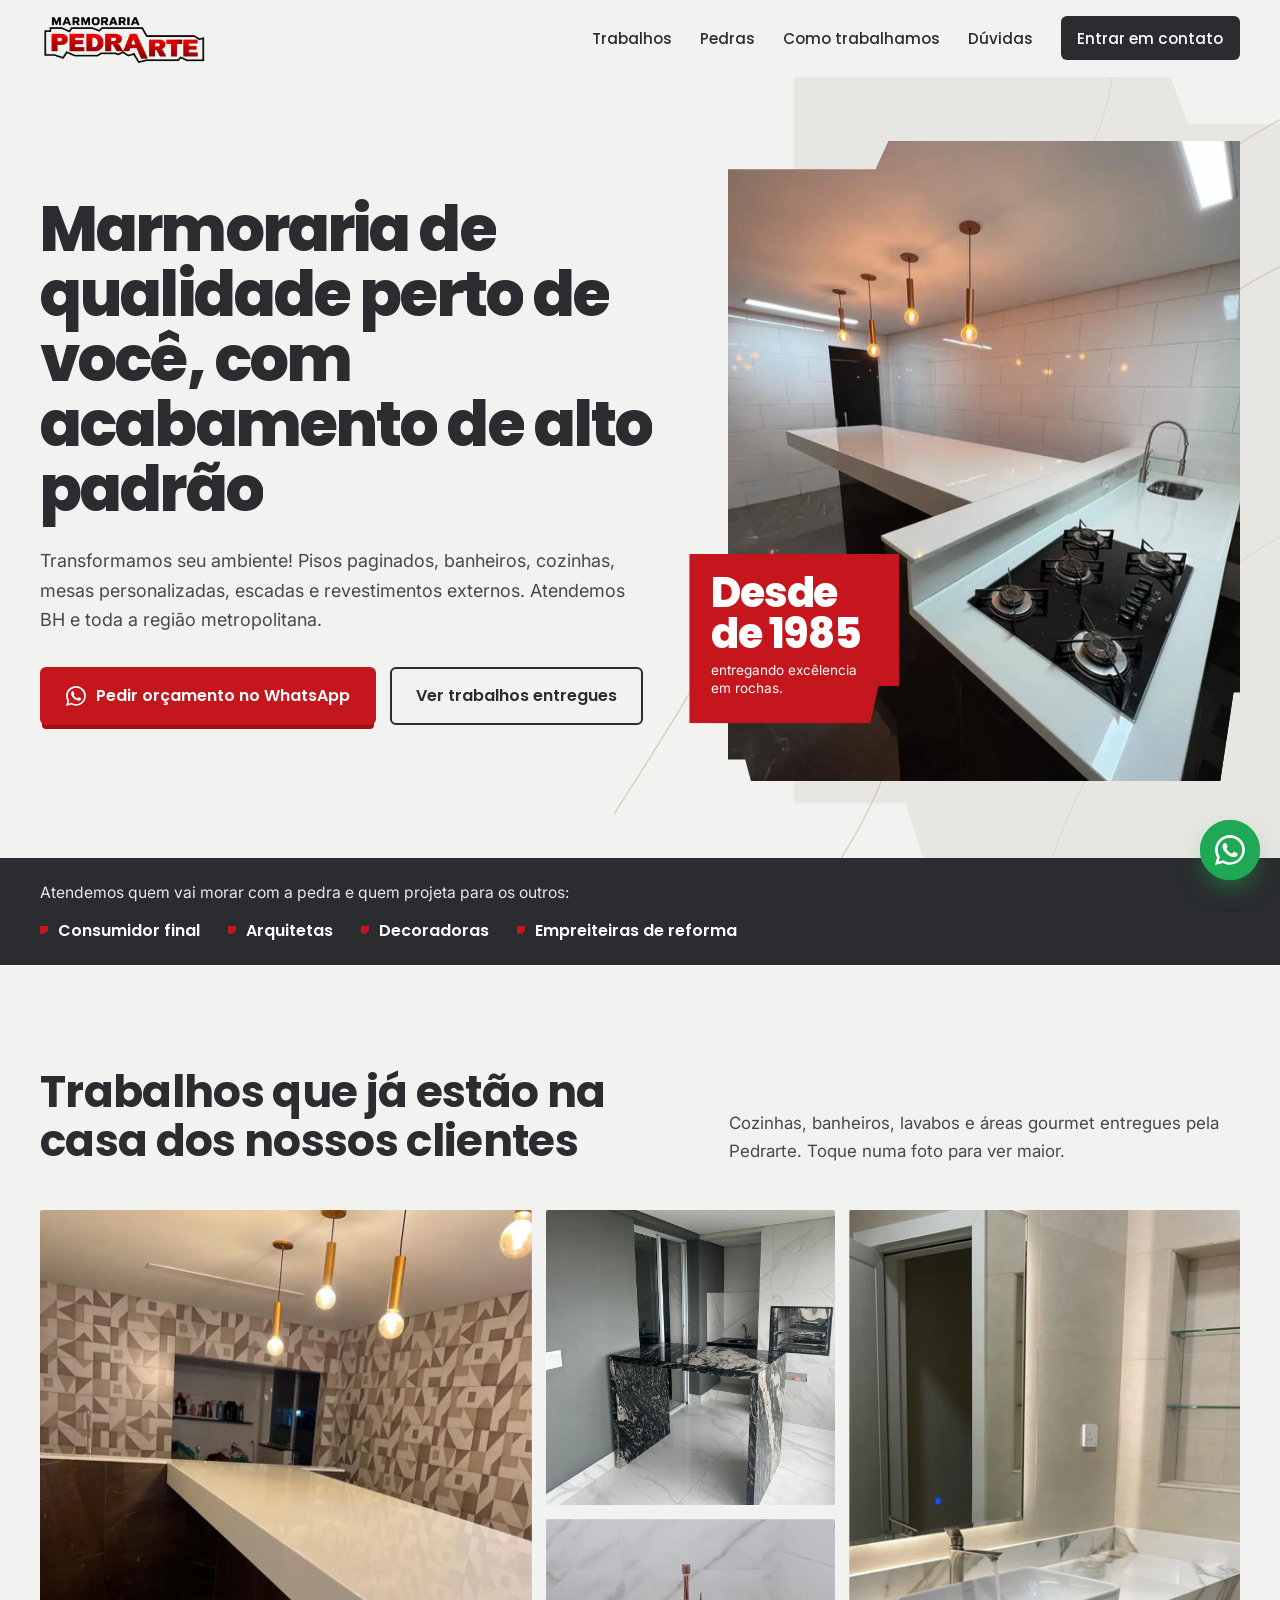
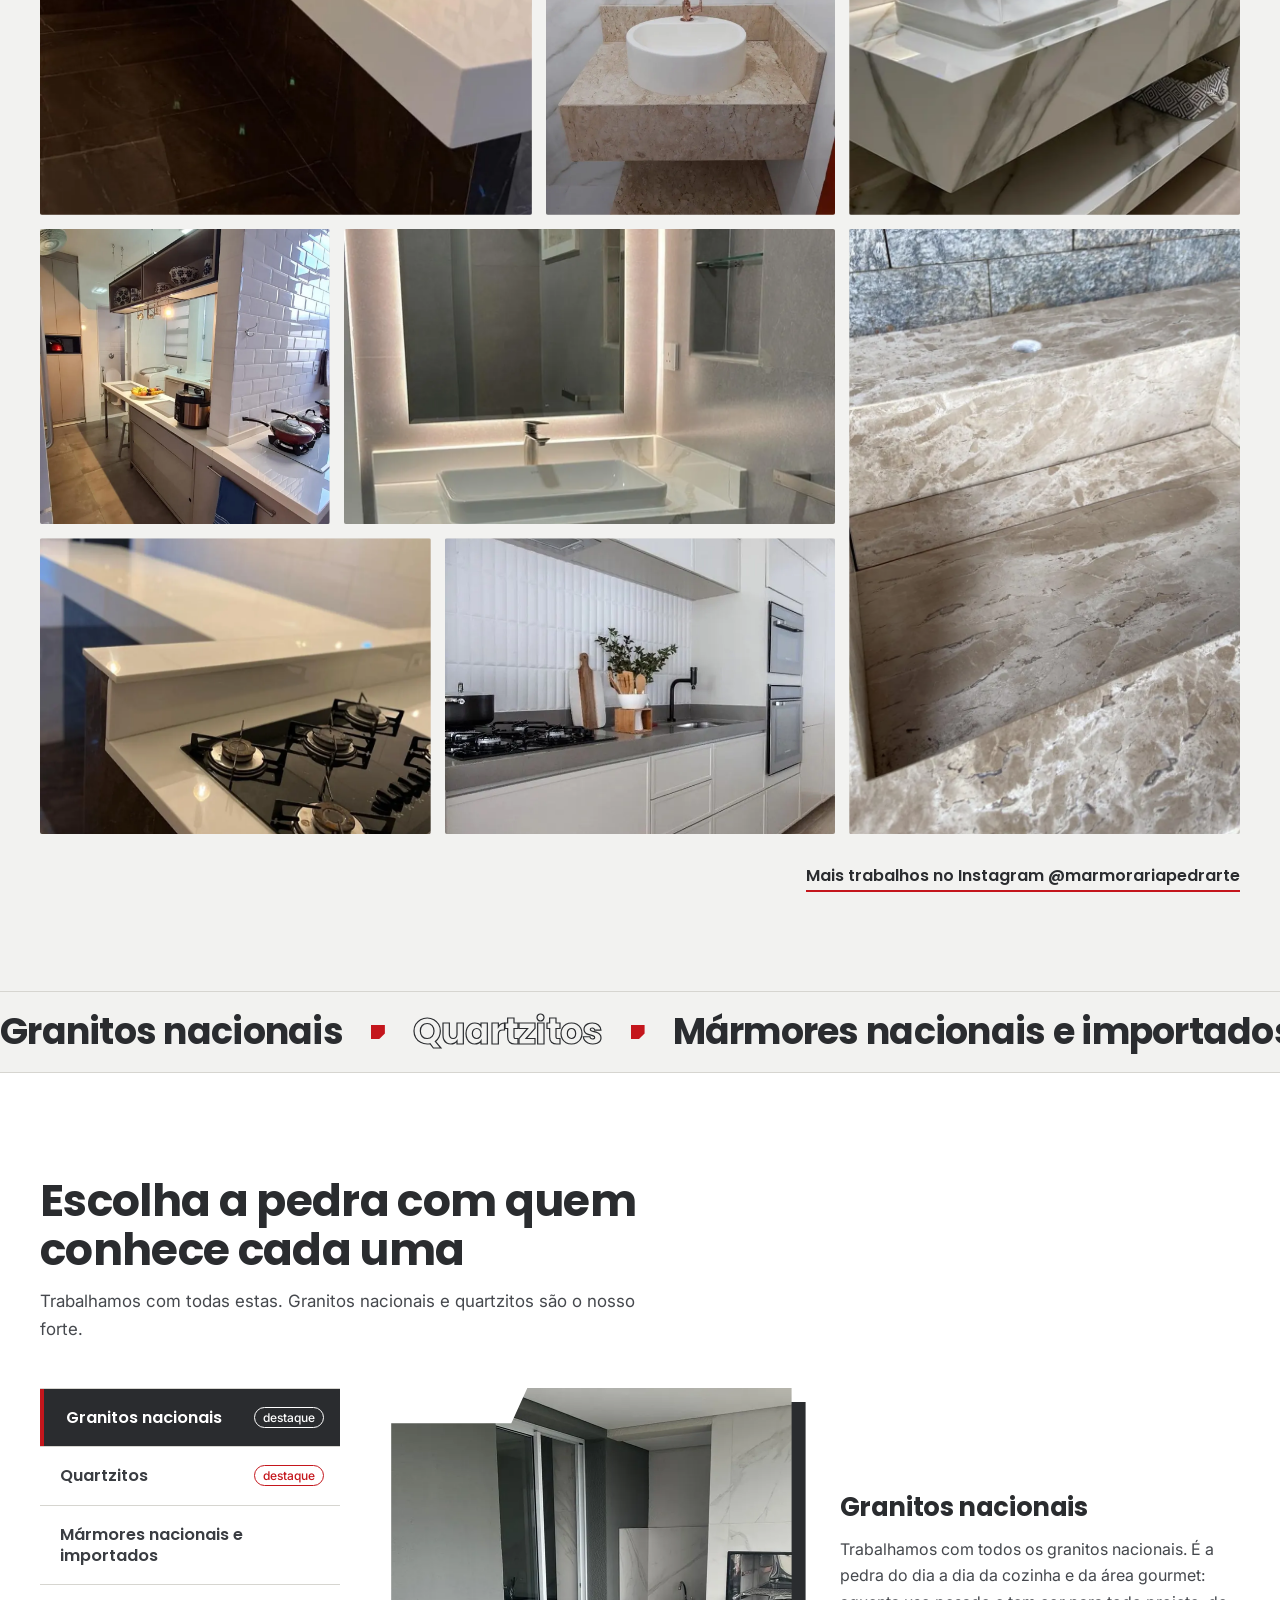
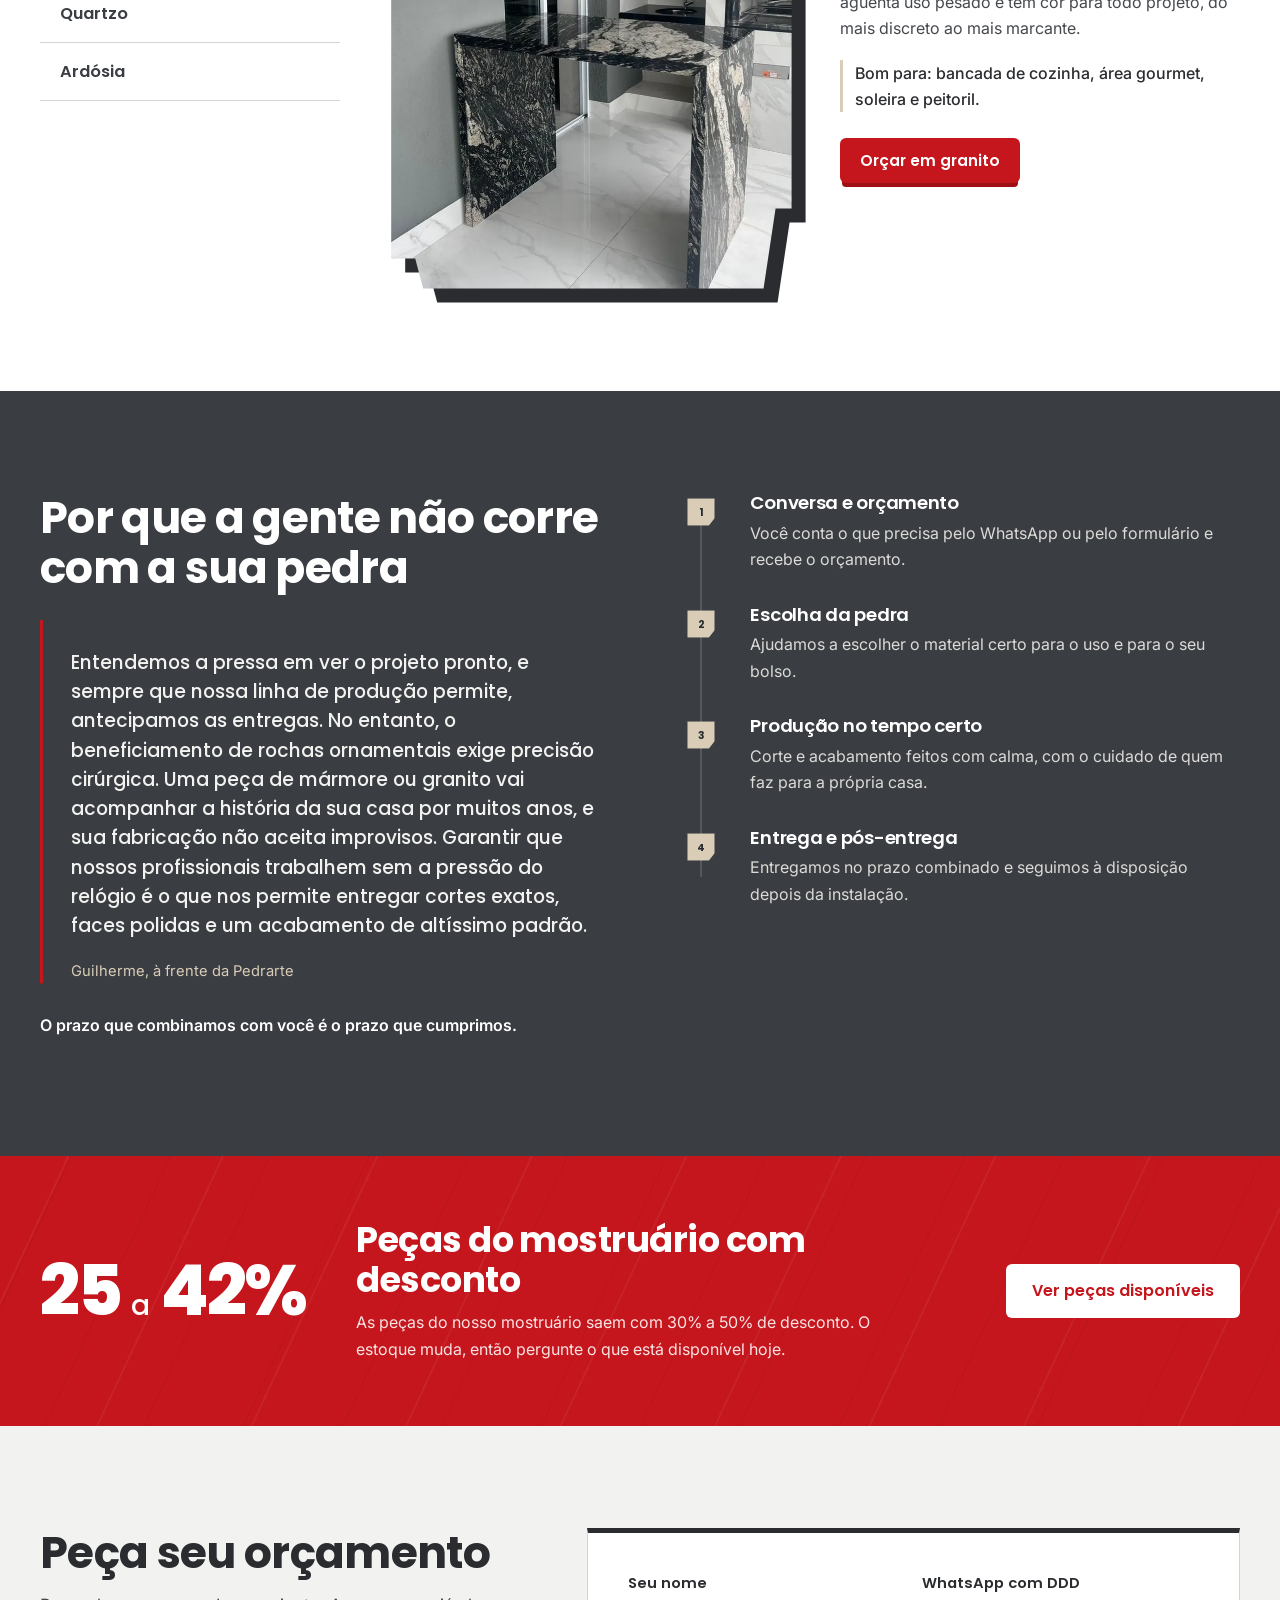
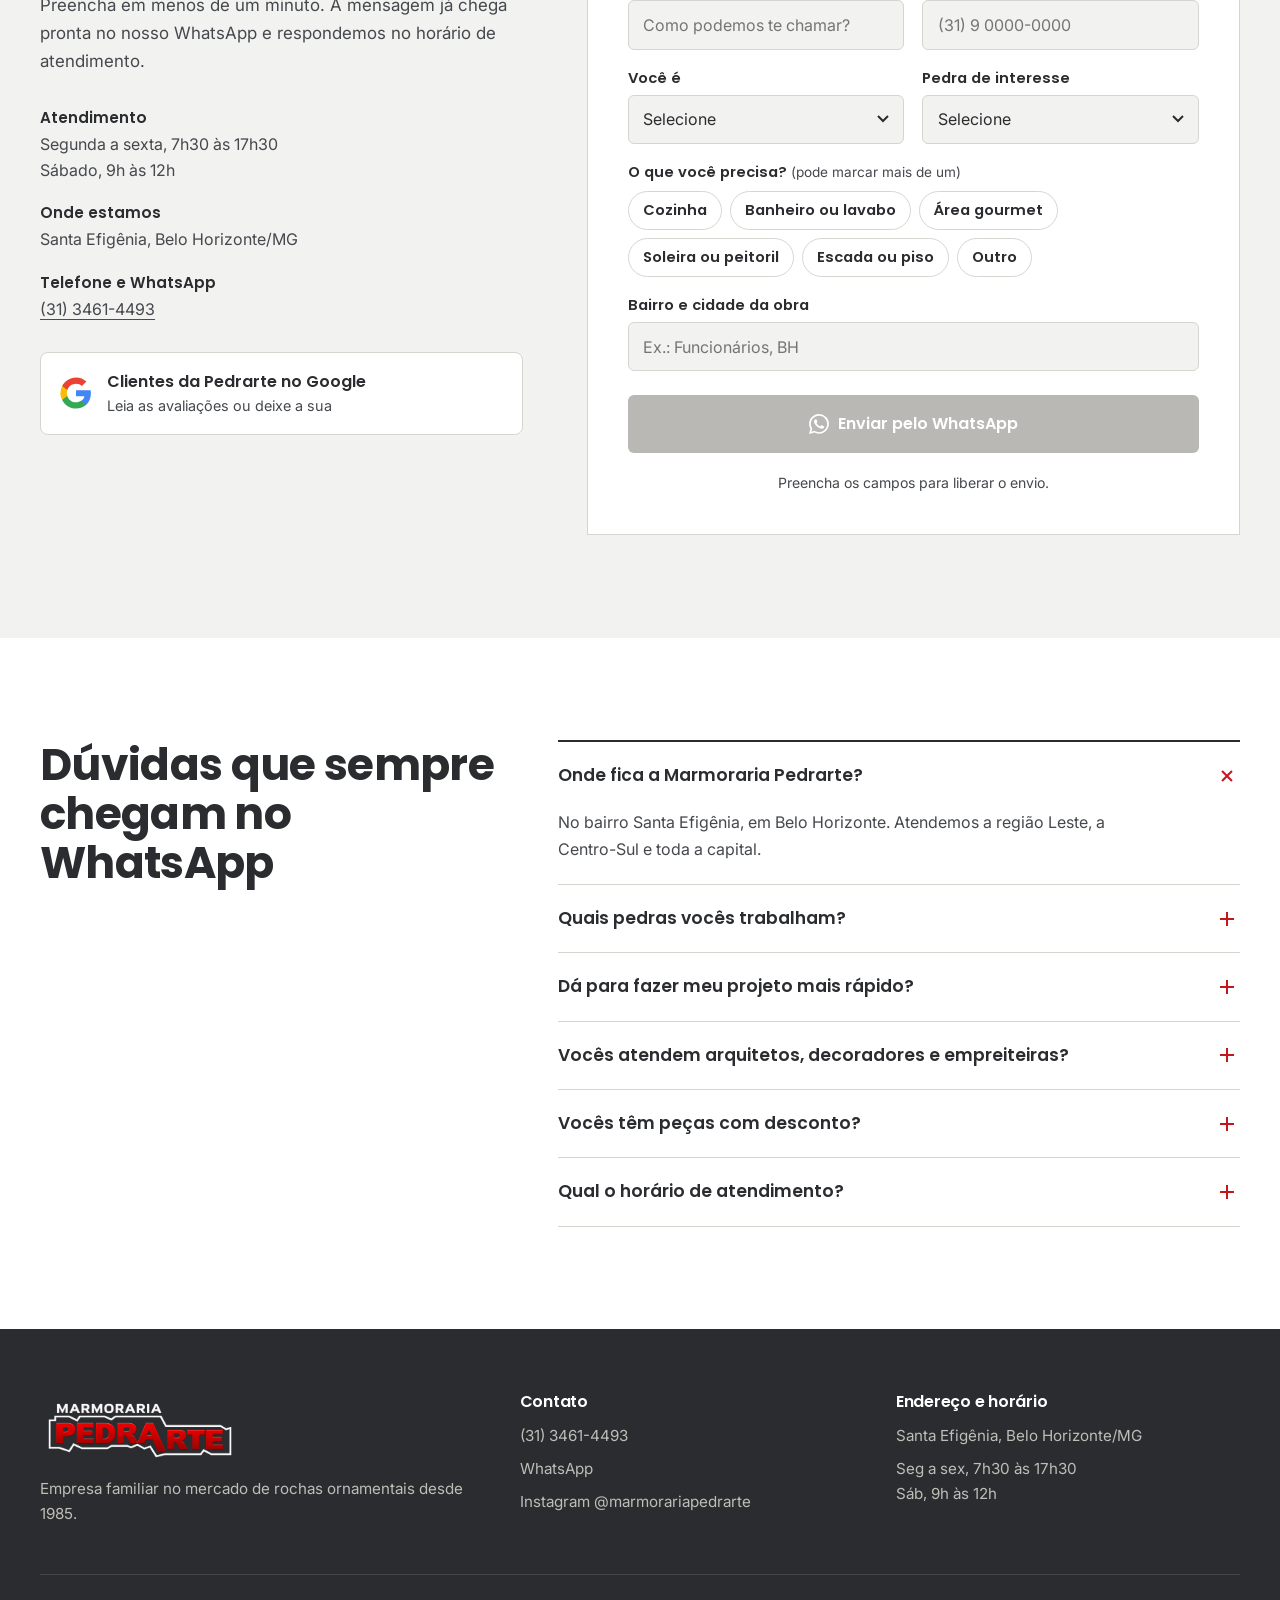
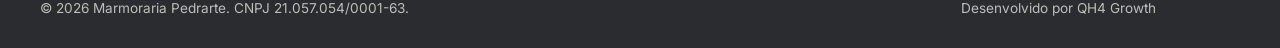
<file: index.html>
<!doctype html>
<html lang="pt-BR">
<head>
<!-- [QH4 SLOT 1] Google Tag Manager (topo do head) -->
<!-- Google Tag Manager -->
<script>(function(w,d,s,l,i){w[l]=w[l]||[];w[l].push({'gtm.start':
new Date().getTime(),event:'gtm.js'});var f=d.getElementsByTagName(s)[0],
j=d.createElement(s),dl=l!='dataLayer'?'&l='+l:'';j.async=true;j.src=
'https://www.googletagmanager.com/gtm.js?id='+i+dl;f.parentNode.insertBefore(j,f);
})(window,document,'script','dataLayer','GTM-PGMKR49N');</script>
<!-- End Google Tag Manager -->
<meta charset="utf-8">
<meta name="viewport" content="width=device-width, initial-scale=1">
<title>Marmoraria em Belo Horizonte | Marmoraria Pedrarte</title>
<meta name="description" content="Marmoraria em Belo Horizonte desde 1985. Granitos, quartzitos e mármores sob medida para cozinhas, banheiros e pisos. Peça seu orçamento pelo WhatsApp.">
<meta name="robots" content="index, follow">
<meta name="theme-color" content="#2A2C2F">
<link rel="canonical" href="https://www.pedrarte.com.br/">

<!-- Open Graph -->
<meta property="og:type" content="website">
<meta property="og:locale" content="pt_BR">
<meta property="og:site_name" content="Marmoraria Pedrarte">
<meta property="og:title" content="Marmoraria em Belo Horizonte | Marmoraria Pedrarte">
<meta property="og:description" content="Marmoraria em Belo Horizonte desde 1985. Granitos, quartzitos e mármores sob medida para cozinhas, banheiros e pisos. Peça seu orçamento pelo WhatsApp.">
<meta property="og:url" content="https://www.pedrarte.com.br/">
<meta property="og:image" content="https://www.pedrarte.com.br/assets/img/og-pedrarte.jpg">
<meta property="og:image:width" content="1200">
<meta property="og:image:height" content="630">
<meta property="og:image:alt" content="Bancada de cozinha em L feita pela Marmoraria Pedrarte">

<!-- Twitter Card -->
<meta name="twitter:card" content="summary_large_image">
<meta name="twitter:title" content="Marmoraria em Belo Horizonte | Marmoraria Pedrarte">
<meta name="twitter:description" content="Marmoraria em Belo Horizonte desde 1985. Granitos, quartzitos e mármores sob medida para cozinhas, banheiros e pisos. Peça seu orçamento pelo WhatsApp.">
<meta name="twitter:image" content="https://www.pedrarte.com.br/assets/img/og-pedrarte.jpg">

<link rel="icon" href="assets/img/favicon.svg" type="image/svg+xml">
<link rel="icon" href="assets/img/favicon-32.png" sizes="32x32" type="image/png">
<link rel="apple-touch-icon" href="assets/img/apple-touch-icon.png">
<link rel="manifest" href="site.webmanifest">

<link rel="preload" as="image" href="assets/img/cozinha-bancada-l-hero.webp" fetchpriority="high">
<link rel="preconnect" href="https://fonts.googleapis.com">
<link rel="preconnect" href="https://fonts.gstatic.com" crossorigin>
<link href="https://fonts.googleapis.com/css2?family=Inter:wght@400;500;600&family=Poppins:wght@500;600;700;800&display=swap" rel="stylesheet">
<script>document.documentElement.classList.add('anim')</script>
<link rel="stylesheet" href="assets/css/style.css">

<!-- [QH4 SLOT 2] Google Search Console / verificações de domínio -->
<!-- [QH4 SLOT 3] Meta Pixel (preferível via GTM) -->
<!-- [QH4 SLOT 4] Google Ads / gtag (preferível via GTM) -->

<!-- [QH4 SLOT 6] Dados estruturados (JSON-LD) -->


<script type="application/ld+json">
{
  "@context": "https://schema.org",
  "@type": "HomeAndConstructionBusiness",
  "@id": "https://www.pedrarte.com.br/#empresa",
  "name": "Marmoraria Pedrarte",
  "alternateName": "Pedrarte Arte em Mármore e Granito",
  "description": "Marmoraria familiar em Belo Horizonte desde 1985. Granitos nacionais, quartzitos, mármores nacionais e importados, quartzo e ardósia sob medida.",
  "url": "https://www.pedrarte.com.br/",
  "logo": "https://www.pedrarte.com.br/assets/img/logo-pedrarte.png",
  "image": "https://www.pedrarte.com.br/assets/img/og-pedrarte.jpg",
  "telephone": "+55-31-3461-4493",
  "foundingDate": "1985",
  "taxID": "21.057.054/0001-63",
  "priceRange": "$$",
  "address": {
    "@type": "PostalAddress",
    "addressLocality": "Belo Horizonte",
    "addressRegion": "MG",
    "addressCountry": "BR",
    "streetAddress": "Santa Efigênia"
  },
  "areaServed": [
    {"@type": "City", "name": "Belo Horizonte"},
    {"@type": "City", "name": "Lagoa Santa"},
    {"@type": "City", "name": "Nova Lima"}
  ],
  "openingHoursSpecification": [
    {"@type": "OpeningHoursSpecification", "dayOfWeek": ["Monday","Tuesday","Wednesday","Thursday","Friday"], "opens": "07:30", "closes": "17:30"},
    {"@type": "OpeningHoursSpecification", "dayOfWeek": "Saturday", "opens": "09:00", "closes": "12:00"}
  ],
  "sameAs": ["https://www.instagram.com/marmorariapedrarte/"],
  "makesOffer": [
    {"@type": "Offer", "itemOffered": {"@type": "Product", "name": "Granitos nacionais"}},
    {"@type": "Offer", "itemOffered": {"@type": "Product", "name": "Quartzitos"}},
    {"@type": "Offer", "itemOffered": {"@type": "Product", "name": "Mármores nacionais e importados"}},
    {"@type": "Offer", "itemOffered": {"@type": "Product", "name": "Quartzo"}},
    {"@type": "Offer", "itemOffered": {"@type": "Product", "name": "Ardósia"}}
  ]
}
</script>
<script type="application/ld+json">
{
  "@context": "https://schema.org",
  "@type": "FAQPage",
  "mainEntity": [
    {"@type": "Question", "name": "Onde fica a Marmoraria Pedrarte?", "acceptedAnswer": {"@type": "Answer", "text": "No bairro Santa Efigênia, em Belo Horizonte. Atendemos a região Leste, a Centro-Sul e toda a capital."}},
    {"@type": "Question", "name": "Quais pedras vocês trabalham?", "acceptedAnswer": {"@type": "Answer", "text": "Todos os granitos nacionais, mármores nacionais e importados, quartzo, quartzitos e ardósia. Granitos nacionais e quartzitos são o nosso destaque."}},
    {"@type": "Question", "name": "Dá para fazer meu projeto mais rápido?", "acceptedAnswer": {"@type": "Answer", "text": "Quando a produção não está sobrecarregada, conseguimos adiantar. Mas uma peça que vai ficar na sua casa por anos precisa ser feita com calma, sem pressão sobre quem corta e acaba a pedra. É isso que garante o acabamento perfeito no final, e o prazo combinado é respeitado."}},
    {"@type": "Question", "name": "Vocês atendem arquitetos, decoradores e empreiteiras?", "acceptedAnswer": {"@type": "Answer", "text": "Sim. Atendemos arquitetas, decoradoras, empreiteiras de reforma e também o consumidor final."}},
    {"@type": "Question", "name": "Vocês têm peças com desconto?", "acceptedAnswer": {"@type": "Answer", "text": "Sim. As peças do nosso mostruário saem com 30% a 50% de desconto. Pergunte no WhatsApp o que está disponível."}},
    {"@type": "Question", "name": "Qual o horário de atendimento?", "acceptedAnswer": {"@type": "Answer", "text": "De segunda a sexta, das 7h30 às 17h30, e aos sábados, das 9h às 12h."}}
  ]
}
</script>
<!-- [QH4 SLOT 7] Outros scripts do head -->
</head>
<body>
<!-- [QH4 SLOT 5] Google Tag Manager noscript (logo após o body) -->
<!-- Google Tag Manager (noscript) -->
<noscript><iframe src="https://www.googletagmanager.com/ns.html?id=GTM-PGMKR49N"
height="0" width="0" style="display:none;visibility:hidden"></iframe></noscript>
<!-- End Google Tag Manager (noscript) -->

<div class="progresso" aria-hidden="true"></div>
<a class="skip" href="#conteudo">Pular para o conteúdo</a>

<header class="topo" id="topo">
  <div class="wrap topo__in">
    <a href="#" class="topo__logo" aria-label="Marmoraria Pedrarte, voltar ao início">
      <img src="assets/img/logo-pedrarte.png" alt="Marmoraria Pedrarte, Arte em Mármore e Granito" width="600" height="194">
    </a>
    <nav class="topo__nav" id="menu" aria-label="Seções">
      <a href="#trabalhos">Trabalhos</a>
      <a href="#pedras">Pedras</a>
      <a href="#como-trabalhamos">Como trabalhamos</a>
      <a href="#duvidas">Dúvidas</a>
      <a href="https://wa.me/553134614493?text=Ol%C3%A1.%20Vim%20pelo%20Google%20e%20gostaria%20de%20mais%20informa%C3%A7%C3%B5es." class="topo__nav-cta js-wa" data-origem="topo" target="_blank" rel="noopener">Entrar em contato</a>
    </nav>
    <button class="topo__burger" type="button" aria-expanded="false" aria-controls="menu" aria-label="Abrir menu"><span></span><span></span></button>
  </div>
</header>

<main id="conteudo">

<!-- HERO -->
<section class="hero">
  <svg class="hero__veios" viewBox="0 0 800 900" preserveAspectRatio="none" aria-hidden="true">
    <path d="M820 40 C640 120 600 260 470 330 S260 420 180 560 S60 760 -20 880"/>
    <path d="M820 210 C700 260 650 330 560 410 S420 520 380 640 S330 820 260 920"/>
    <path class="fino" d="M600 -10 C590 90 520 160 500 250 S520 400 440 470"/>
    <path class="fino" d="M820 520 C740 560 690 600 640 690 S560 800 520 920"/>
    <path class="fino" d="M470 330 C430 300 360 300 300 250"/>
  </svg>
  <div class="wrap hero__grid">
    <div class="hero__texto">
      <h1 class="hero__titulo" aria-label="Marmoraria de qualidade perto de você, com acabamento de alto padrão"><span class="w"><span style="--i:0">Marmoraria</span></span> <span class="w"><span style="--i:1">de</span></span> <span class="w"><span style="--i:2">qualidade</span></span> <span class="w"><span style="--i:3">perto</span></span> <span class="w"><span style="--i:4">de</span></span> <span class="w"><span style="--i:5">você,</span></span> <span class="w"><span style="--i:6">com</span></span> <span class="w"><span style="--i:7">acabamento</span></span> <span class="w"><span style="--i:8">de</span></span> <span class="w"><span style="--i:9">alto</span></span> <span class="w"><span style="--i:10">padrão</span></span></h1>
      <p class="hero__sub">Transformamos seu ambiente! Pisos paginados, banheiros, cozinhas, mesas personalizadas, escadas e revestimentos externos. Atendemos BH e toda a região metropolitana.</p>
      <div class="hero__acoes">
        <a class="btn btn--vermelho js-wa" data-origem="hero" href="https://wa.me/553134614493?text=Ol%C3%A1%2C%20vim%20pelo%20Google%20e%20gostaria%20de%20solicitar%20um%20or%C3%A7amento." target="_blank" rel="noopener">
          <svg viewBox="0 0 24 24" aria-hidden="true"><use href="#i-wa"/></svg>Pedir orçamento no WhatsApp
        </a>
        <a class="btn btn--linha" href="#trabalhos">Ver trabalhos entregues</a>
      </div>
    </div>
    <figure class="hero__foto">
      <div class="moldura moldura--hero" data-parallax>
        <img src="assets/img/cozinha-bancada-l-hero.webp" alt="Bancada de cozinha em L com cooktop e cuba, feita pela Pedrarte" width="1280" height="1600" fetchpriority="high">
      </div>
      <figcaption class="selo">
        <span class="selo__ano">Desde de 1985</span>
        <span class="selo__txt">entregando excêlencia em rochas.</span>
      </figcaption>
    </figure>
  </div>
</section>

<!-- PUBLICO -->
<section class="publico" aria-label="Quem atendemos">
  <div class="wrap publico__in">
    <p>Atendemos quem vai morar com a pedra e quem projeta para os outros:</p>
    <ul>
      <li>Consumidor final</li>
      <li>Arquitetas</li>
      <li>Decoradoras</li>
      <li>Empreiteiras de reforma</li>
    </ul>
  </div>
</section>

<!-- TRABALHOS -->
<section class="trabalhos" id="trabalhos">
  <div class="wrap">
    <div class="cab cab--split reveal">
      <h2>Trabalhos que já estão na casa dos nossos clientes</h2>
      <p>Cozinhas, banheiros, lavabos e áreas gourmet entregues pela Pedrarte. Toque numa foto para ver maior.</p>
    </div>
    <div class="galeria">
      <button class="galeria__item g-a reveal" data-full="assets/img/bancada-cozinha-pendentes.webp"><img loading="lazy" src="assets/img/bancada-cozinha-pendentes.webp" alt="Bancada de cozinha branca com pendentes" width="1000" height="1250"></button>
      <button class="galeria__item g-b reveal" data-full="assets/img/area-gourmet-granito-preto.webp"><img loading="lazy" src="assets/img/area-gourmet-granito-preto.webp" alt="Área gourmet com bancada em pedra escura com veios claros" width="1000" height="1000"></button>
      <button class="galeria__item g-c reveal" data-full="assets/img/banheiro-bancada-marmorizada.webp"><img loading="lazy" src="assets/img/banheiro-bancada-marmorizada.webp" alt="Bancada de banheiro marmorizada com cuba de apoio" width="1000" height="1250"></button>
      <button class="galeria__item g-d reveal" data-full="assets/img/lavabo-bancada-bege.webp"><img loading="lazy" src="assets/img/lavabo-bancada-bege.webp" alt="Lavabo com bancada em pedra bege e cuba redonda" width="920" height="1150"></button>
      <button class="galeria__item g-e reveal" data-full="assets/img/cuba-esculpida-bege.webp"><img loading="lazy" src="assets/img/cuba-esculpida-bege.webp" alt="Cuba esculpida em pedra bege" width="1000" height="1250"></button>
      <button class="galeria__item g-f reveal" data-full="assets/img/cozinha-bancada-ilha.webp"><img loading="lazy" src="assets/img/cozinha-bancada-ilha.webp" alt="Cozinha com bancada branca e ilha" width="1000" height="1250"></button>
      <button class="galeria__item g-g reveal" data-full="assets/img/banheiro-lavatorio-espelho.webp"><img loading="lazy" src="assets/img/banheiro-lavatorio-espelho.webp" alt="Banheiro com bancada branca suspensa e espelho iluminado" width="1000" height="1249"></button>
      <button class="galeria__item g-h reveal" data-full="assets/img/bancada-cooktop-detalhe.webp"><img loading="lazy" src="assets/img/bancada-cooktop-detalhe.webp" alt="Detalhe de bancada branca com cooktop embutido" width="1000" height="1250"></button>
      <button class="galeria__item g-i reveal" data-full="assets/img/cozinha-bancada-cinza.webp"><img loading="lazy" src="assets/img/cozinha-bancada-cinza.webp" alt="Cozinha com bancada cinza" width="735" height="735"></button>
    </div>
    <div class="trabalhos__mais reveal">
      <a class="link-seta" href="https://www.instagram.com/marmorariapedrarte/" target="_blank" rel="noopener">Mais trabalhos no Instagram @marmorariapedrarte</a>
    </div>
  </div>
</section>

<!-- FAIXA DE MATERIAIS -->
<div class="faixa" aria-hidden="true">
  <div class="faixa__trilho"><div class="faixa__grupo"><span>Granitos nacionais</span><span>Quartzitos</span><span>Mármores nacionais e importados</span><span>Quartzo</span><span>Ardósia</span><span>Soleiras e peitoris</span><span>Cubas esculpidas</span><span>Bancadas sob medida</span></div><div class="faixa__grupo"><span>Granitos nacionais</span><span>Quartzitos</span><span>Mármores nacionais e importados</span><span>Quartzo</span><span>Ardósia</span><span>Soleiras e peitoris</span><span>Cubas esculpidas</span><span>Bancadas sob medida</span></div></div>
</div>

<!-- PEDRAS -->
<section class="pedras" id="pedras">
  <div class="wrap">
    <div class="cab reveal">
      <h2>Escolha a pedra com quem conhece cada uma</h2>
      <p>Trabalhamos com todas estas. Granitos nacionais e quartzitos são o nosso forte.</p>
    </div>
    <div class="pedras__ui reveal">
      <div class="pedras__abas" role="tablist" aria-label="Tipos de pedra">
        <button role="tab" id="t-granito" aria-controls="p-granito" aria-selected="true" class="aba">Granitos nacionais<em>destaque</em></button>
        <button role="tab" id="t-quartzito" aria-controls="p-quartzito" aria-selected="false" tabindex="-1" class="aba">Quartzitos<em>destaque</em></button>
        <button role="tab" id="t-marmore" aria-controls="p-marmore" aria-selected="false" tabindex="-1" class="aba">Mármores nacionais e importados</button>
        <button role="tab" id="t-quartzo" aria-controls="p-quartzo" aria-selected="false" tabindex="-1" class="aba">Quartzo</button>
        <button role="tab" id="t-ardosia" aria-controls="p-ardosia" aria-selected="false" tabindex="-1" class="aba">Ardósia</button>
      </div>
      <div class="pedras__paineis">
        <div role="tabpanel" id="p-granito" aria-labelledby="t-granito" class="painel is-on">
          <div class="moldura moldura--painel"><img loading="lazy" src="assets/img/area-gourmet-granito-preto.webp" alt="Bancada em granito escuro numa área gourmet" width="1000" height="1000"></div>
          <div class="painel__txt">
            <h3>Granitos nacionais</h3>
            <p>Trabalhamos com todos os granitos nacionais. É a pedra do dia a dia da cozinha e da área gourmet: aguenta uso pesado e tem cor para todo projeto, do mais discreto ao mais marcante.</p>
            <p class="painel__uso">Bom para: bancada de cozinha, área gourmet, soleira e peitoril.</p>
            <a class="btn btn--vermelho btn--p js-wa" data-origem="pedra-granito" href="https://wa.me/553134614493?text=Ol%C3%A1%2C%20quero%20um%20or%C3%A7amento%20em%20granito." target="_blank" rel="noopener">Orçar em granito</a>
          </div>
        </div>
        <div role="tabpanel" id="p-quartzito" aria-labelledby="t-quartzito" class="painel" hidden>
          <div class="moldura moldura--painel"><img loading="lazy" src="assets/img/mesa-jantar-pedra-natural.webp" alt="Mesa de jantar em pedra natural clara com veios" width="1000" height="1250"></div>
          <div class="painel__txt">
            <h3>Quartzitos</h3>
            <p>Pedra natural de veios marcantes, para quem quer a beleza de um mármore numa peça que vira o centro do ambiente. É uma das pedras que mais gostamos de trabalhar.</p>
            <p class="painel__uso">Bom para: ilhas, bancadas de destaque, mesas e revestimentos.</p>
            <a class="btn btn--vermelho btn--p js-wa" data-origem="pedra-quartzito" href="https://wa.me/553134614493?text=Ol%C3%A1%2C%20quero%20um%20or%C3%A7amento%20em%20quartzito." target="_blank" rel="noopener">Orçar em quartzito</a>
          </div>
        </div>
        <div role="tabpanel" id="p-marmore" aria-labelledby="t-marmore" class="painel" hidden>
          <div class="moldura moldura--painel"><img loading="lazy" src="assets/img/cuba-esculpida-bege-2.webp" alt="Cuba esculpida em mármore bege" width="1000" height="1247"></div>
          <div class="painel__txt">
            <h3>Mármores nacionais e importados</h3>
            <p>O clássico dos banheiros e lavabos. Do bege nacional ao importado, inclusive com cubas esculpidas na própria pedra.</p>
            <p class="painel__uso">Bom para: banheiros, lavabos, cubas esculpidas e peças decorativas.</p>
            <a class="btn btn--vermelho btn--p js-wa" data-origem="pedra-marmore" href="https://wa.me/553134614493?text=Ol%C3%A1%2C%20quero%20um%20or%C3%A7amento%20em%20m%C3%A1rmore." target="_blank" rel="noopener">Orçar em mármore</a>
          </div>
        </div>
        <div role="tabpanel" id="p-quartzo" aria-labelledby="t-quartzo" class="painel" hidden>
          <div class="moldura moldura--painel"><img loading="lazy" src="assets/img/cozinha-bancada-branca.webp" alt="Cozinha com bancada branca lisa" width="1000" height="1250"></div>
          <div class="painel__txt">
            <h3>Quartzo</h3>
            <p>Superfície de cor uniforme, para cozinhas e banheiros de linhas limpas. Você escolhe a cor e a gente faz a peça sob medida.</p>
            <p class="painel__uso">Bom para: bancadas de cozinha e banheiro com visual liso.</p>
            <a class="btn btn--vermelho btn--p js-wa" data-origem="pedra-quartzo" href="https://wa.me/553134614493?text=Ol%C3%A1%2C%20quero%20um%20or%C3%A7amento%20em%20quartzo." target="_blank" rel="noopener">Orçar em quartzo</a>
          </div>
        </div>
        <div role="tabpanel" id="p-ardosia" aria-labelledby="t-ardosia" class="painel" hidden>
          <div class="moldura moldura--painel moldura--ardosia" role="img" aria-label="Textura de ardósia"></div>
          <div class="painel__txt">
            <h3>Ardósia</h3>
            <p>Pedra de tom escuro e fosco, tradicional nas casas mineiras. Uma opção prática e de bom preço para pisos, soleiras e áreas externas.</p>
            <p class="painel__uso">Bom para: pisos, soleiras, degraus e áreas externas.</p>
            <a class="btn btn--vermelho btn--p js-wa" data-origem="pedra-ardosia" href="https://wa.me/553134614493?text=Ol%C3%A1%2C%20quero%20um%20or%C3%A7amento%20em%20ard%C3%B3sia." target="_blank" rel="noopener">Orçar em ardósia</a>
          </div>
        </div>
      </div>
    </div>
  </div>
</section>

<!-- COMO TRABALHAMOS -->
<section class="processo" id="como-trabalhamos">
  <div class="wrap processo__grid">
    <div class="processo__fala reveal">
      <h2>Por que a gente não corre com a sua pedra</h2>
      <blockquote>
        <p>Entendemos a pressa em ver o projeto pronto, e sempre que nossa linha de produção permite, antecipamos as entregas. No entanto, o beneficiamento de rochas ornamentais exige precisão cirúrgica. Uma peça de mármore ou granito vai acompanhar a história da sua casa por muitos anos, e sua fabricação não aceita improvisos. Garantir que nossos profissionais trabalhem sem a pressão do relógio é o que nos permite entregar cortes exatos, faces polidas e um acabamento de altíssimo padrão.</p>
        <footer>Guilherme, à frente da Pedrarte</footer>
      </blockquote>
      <p class="processo__nota">O prazo que combinamos com você é o prazo que cumprimos.</p>
    </div>
    <ol class="passos">
      <li class="reveal">
        <h3>Conversa e orçamento</h3>
        <p>Você conta o que precisa pelo WhatsApp ou pelo formulário e recebe o orçamento.</p>
      </li>
      <li class="reveal">
        <h3>Escolha da pedra</h3>
        <p>Ajudamos a escolher o material certo para o uso e para o seu bolso.</p>
      </li>
      <li class="reveal">
        <h3>Produção no tempo certo</h3>
        <p>Corte e acabamento feitos com calma, com o cuidado de quem faz para a própria casa.</p>
      </li>
      <li class="reveal">
        <h3>Entrega e pós-entrega</h3>
        <p>Entregamos no prazo combinado e seguimos à disposição depois da instalação.</p>
      </li>
    </ol>
  </div>
</section>

<!-- MOSTRUARIO -->
<section class="mostruario">
  <div class="wrap mostruario__in reveal">
    <div class="mostruario__pct" aria-hidden="true"><span data-count="30">30</span><span>a</span><span><span data-count="50">50</span>%</span></div>
    <div>
      <h2>Peças do mostruário com desconto</h2>
      <p>As peças do nosso mostruário saem com 30% a 50% de desconto. O estoque muda, então pergunte o que está disponível hoje.</p>
    </div>
    <a class="btn btn--branco js-wa" data-origem="mostruario" href="https://wa.me/553134614493?text=Ol%C3%A1%2C%20quero%20saber%20quais%20pe%C3%A7as%20do%20mostru%C3%A1rio%20est%C3%A3o%20com%20desconto." target="_blank" rel="noopener">Ver peças disponíveis</a>
  </div>
</section>

<!-- AVALIACOES + FORM -->
<section class="orcamento" id="orcamento">
  <div class="wrap orcamento__grid">
    <div class="orcamento__lado reveal">
      <h2>Peça seu orçamento</h2>
      <p>Preencha em menos de um minuto. A mensagem já chega pronta no nosso WhatsApp e respondemos no horário de atendimento.</p>
      <dl class="info">
        <div><dt>Atendimento</dt><dd>Segunda a sexta, 7h30 às 17h30<br>Sábado, 9h às 12h</dd></div>
        <div><dt>Onde estamos</dt><dd>Santa Efigênia, Belo Horizonte/MG</dd></div>
        <div><dt>Telefone e WhatsApp</dt><dd><a href="tel:+553134614493">(31) 3461-4493</a></dd></div>
      </dl>
      <a class="google" href="https://g.page/r/CTZ-ctTq_ymwEAI/review" target="_blank" rel="noopener">
        <svg viewBox="0 0 48 48" aria-hidden="true"><path fill="#4285F4" d="M45 24.5c0-1.6-.1-3.1-.4-4.5H24v8.5h11.8c-.5 2.7-2.1 5-4.4 6.6v5.5h7.1c4.2-3.8 6.5-9.5 6.5-16.1Z"/><path fill="#34A853" d="M24 46c5.9 0 10.9-2 14.5-5.4l-7.1-5.5c-2 1.3-4.5 2.1-7.4 2.1-5.7 0-10.6-3.9-12.3-9.1H4.4v5.7C8 41 15.4 46 24 46Z"/><path fill="#FBBC05" d="M11.7 28.1c-.4-1.3-.7-2.7-.7-4.1s.3-2.8.7-4.1v-5.7H4.4A22 22 0 0 0 2 24c0 3.6.9 6.9 2.4 9.8l7.3-5.7Z"/><path fill="#EA4335" d="M24 10.8c3.2 0 6.1 1.1 8.4 3.3l6.3-6.3C34.9 4.2 29.9 2 24 2 15.4 2 8 7 4.4 14.2l7.3 5.7c1.7-5.2 6.6-9.1 12.3-9.1Z"/></svg>
        <span><strong>Clientes da Pedrarte no Google</strong>Leia as avaliações ou deixe a sua</span>
      </a>
    </div>

    <form class="form reveal" id="form-orcamento" novalidate>
      <div class="campo">
        <label for="f-nome">Seu nome</label>
        <input id="f-nome" name="nome" type="text" autocomplete="name" required minlength="2" placeholder="Como podemos te chamar?">
      </div>
      <div class="campo">
        <label for="f-whats">WhatsApp com DDD</label>
        <input id="f-whats" name="whatsapp" type="tel" inputmode="numeric" autocomplete="tel" required placeholder="(31) 9 0000-0000" pattern="\(\d{2}\) \d \d{4}-\d{4}|\(\d{2}\) \d{4}-\d{4}">
      </div>
      <div class="campo">
        <label for="f-perfil">Você é</label>
        <select id="f-perfil" name="perfil" required>
          <option value="" disabled selected>Selecione</option>
          <option>Cliente final (é para a minha casa)</option>
          <option>Arquiteta(o) ou decoradora(r)</option>
          <option>Empreiteira de reforma</option>
        </select>
      </div>
      <div class="campo">
        <label for="f-pedra">Pedra de interesse</label>
        <select id="f-pedra" name="pedra" required>
          <option value="" disabled selected>Selecione</option>
          <option>Granito</option>
          <option>Quartzito</option>
          <option>Mármore</option>
          <option>Quartzo</option>
          <option>Ardósia</option>
          <option>Ainda não sei, quero ajuda</option>
        </select>
      </div>
      <fieldset class="campo campo--chips">
        <legend>O que você precisa? <small>(pode marcar mais de um)</small></legend>
        <div class="chips">
          <label><input type="checkbox" name="ambiente" value="Cozinha"><span>Cozinha</span></label>
          <label><input type="checkbox" name="ambiente" value="Banheiro ou lavabo"><span>Banheiro ou lavabo</span></label>
          <label><input type="checkbox" name="ambiente" value="Área gourmet"><span>Área gourmet</span></label>
          <label><input type="checkbox" name="ambiente" value="Soleira ou peitoril"><span>Soleira ou peitoril</span></label>
          <label><input type="checkbox" name="ambiente" value="Escada ou piso"><span>Escada ou piso</span></label>
          <label><input type="checkbox" name="ambiente" value="Outro"><span>Outro</span></label>
        </div>
      </fieldset>
      <div class="campo campo--full">
        <label for="f-bairro">Bairro e cidade da obra</label>
        <input id="f-bairro" name="bairro" type="text" required minlength="3" placeholder="Ex.: Funcionários, BH">
      </div>
      <button class="btn btn--vermelho btn--full" type="submit" disabled>
        <svg viewBox="0 0 24 24" aria-hidden="true"><use href="#i-wa"/></svg>Enviar pelo WhatsApp
      </button>
      <p class="form__aviso" id="form-aviso" aria-live="polite">Preencha os campos para liberar o envio.</p>
    </form>
  </div>
</section>

<!-- FAQ -->
<section class="faq" id="duvidas">
  <div class="wrap faq__grid">
    <h2 class="reveal">Dúvidas que sempre chegam no WhatsApp</h2>
    <div class="faq__lista">
      <details class="reveal" open>
        <summary>Onde fica a Marmoraria Pedrarte?</summary>
        <p>No bairro Santa Efigênia, em Belo Horizonte. Atendemos a região Leste, a Centro-Sul e toda a capital.</p>
      </details>
      <details class="reveal">
        <summary>Quais pedras vocês trabalham?</summary>
        <p>Todos os granitos nacionais, mármores nacionais e importados, quartzo, quartzitos e ardósia. Granitos nacionais e quartzitos são o nosso destaque.</p>
      </details>
      <details class="reveal">
        <summary>Dá para fazer meu projeto mais rápido?</summary>
        <p>Quando a produção não está sobrecarregada, conseguimos adiantar. Mas uma peça que vai ficar na sua casa por anos precisa ser feita com calma, sem pressão sobre quem corta e acaba a pedra. É isso que garante o acabamento perfeito no final, e o prazo combinado é respeitado.</p>
      </details>
      <details class="reveal">
        <summary>Vocês atendem arquitetos, decoradores e empreiteiras?</summary>
        <p>Sim. Atendemos arquitetas, decoradoras, empreiteiras de reforma e também o consumidor final.</p>
      </details>
      <details class="reveal">
        <summary>Vocês têm peças com desconto?</summary>
        <p>Sim. As peças do nosso mostruário saem com 30% a 50% de desconto. Pergunte no WhatsApp o que está disponível.</p>
      </details>
      <details class="reveal">
        <summary>Qual o horário de atendimento?</summary>
        <p>De segunda a sexta, das 7h30 às 17h30, e aos sábados, das 9h às 12h.</p>
      </details>
    </div>
  </div>
</section>

</main>

<footer class="rodape">
  <div class="wrap rodape__grid">
    <div>
      <img class="rodape__logo" src="assets/img/logo-pedrarte-branca.png" alt="Marmoraria Pedrarte" width="600" height="194" loading="lazy">
      <p>Empresa familiar no mercado de rochas ornamentais desde 1985.</p>
    </div>
    <div>
      <h3>Contato</h3>
      <p><a href="tel:+553134614493">(31) 3461-4493</a></p>
      <p><a class="js-wa" data-origem="rodape" href="https://wa.me/553134614493?text=Ol%C3%A1%2C%20vim%20pelo%20site%20e%20quero%20um%20or%C3%A7amento." target="_blank" rel="noopener">WhatsApp</a></p>
      <p><a href="https://www.instagram.com/marmorariapedrarte/" target="_blank" rel="noopener">Instagram @marmorariapedrarte</a></p>
    </div>
    <div>
      <h3>Endereço e horário</h3>
      <p>Santa Efigênia, Belo Horizonte/MG</p>
      <p>Seg a sex, 7h30 às 17h30<br>Sáb, 9h às 12h</p>
    </div>
  </div>
  <div class="wrap rodape__base">
    <p>© <span id="ano">2026</span> Marmoraria Pedrarte. CNPJ 21.057.054/0001-63.</p>
    <!-- CONFIRMAR O @ DO INSTAGRAM DA QH4 -->
    <p><a href="https://www.instagram.com/qh4growth/" target="_blank" rel="noopener">Desenvolvido por QH4 Growth</a></p>
  </div>
</footer>

<a class="wa-float js-wa" data-origem="flutuante" href="https://wa.me/553134614493?text=Ol%C3%A1%2C%20vim%20pelo%20site%20e%20quero%20um%20or%C3%A7amento." target="_blank" rel="noopener" aria-label="Falar com a Pedrarte no WhatsApp">
  <svg viewBox="0 0 24 24" aria-hidden="true"><use href="#i-wa"/></svg>
</a>

<div class="lightbox" id="lightbox" hidden>
  <button class="lightbox__fechar" type="button" aria-label="Fechar foto">×</button>
  <img alt="" width="1000" height="1250">
</div>

<svg width="0" height="0" style="position:absolute" aria-hidden="true">
  <symbol id="i-wa" viewBox="0 0 24 24"><path fill="currentColor" d="M17.5 14.4c-.3-.1-1.8-.9-2-1-.3-.1-.5-.1-.7.1-.2.3-.8 1-.9 1.2-.2.2-.3.2-.6.1-.3-.1-1.3-.5-2.4-1.5-.9-.8-1.5-1.8-1.7-2.1-.2-.3 0-.5.1-.6l.4-.5c.2-.2.2-.3.3-.5.1-.2 0-.4 0-.5l-.9-2.2c-.2-.6-.5-.5-.7-.5h-.6c-.2 0-.5.1-.8.4-.3.3-1 1-1 2.5s1.1 2.9 1.2 3.1c.1.2 2.1 3.2 5.1 4.5.7.3 1.3.5 1.7.6.7.2 1.4.2 1.9.1.6-.1 1.8-.7 2-1.4.3-.7.3-1.3.2-1.4-.1-.2-.3-.2-.6-.4ZM12 21.8c-1.8 0-3.5-.5-5-1.4l-.4-.2-3.7 1 1-3.6-.2-.4A9.8 9.8 0 0 1 2.2 12C2.2 6.6 6.6 2.2 12 2.2c2.6 0 5.1 1 6.9 2.9a9.7 9.7 0 0 1 2.9 6.9c0 5.4-4.4 9.8-9.8 9.8Zm8.4-18.2A11.8 11.8 0 0 0 12 0C5.4 0 .1 5.3.1 11.9c0 2.1.6 4.1 1.6 5.9L0 24l6.3-1.7c1.7.9 3.7 1.4 5.7 1.4 6.6 0 11.9-5.3 11.9-11.9 0-3.2-1.2-6.2-3.5-8.4Z"/></symbol>
</svg>

<!-- [QH4 SLOT 8] Scripts de rastreamento e conversão (fim do body) -->
<script src="assets/js/tracking.js" defer></script>
<script src="assets/js/main.js" defer></script>
<script src="https://app-validacao-lp-sapp-validacao-lp.vercel.app/api/t" data-lp="lp-pedrarte" defer></script>
</body>
</html>
</file>
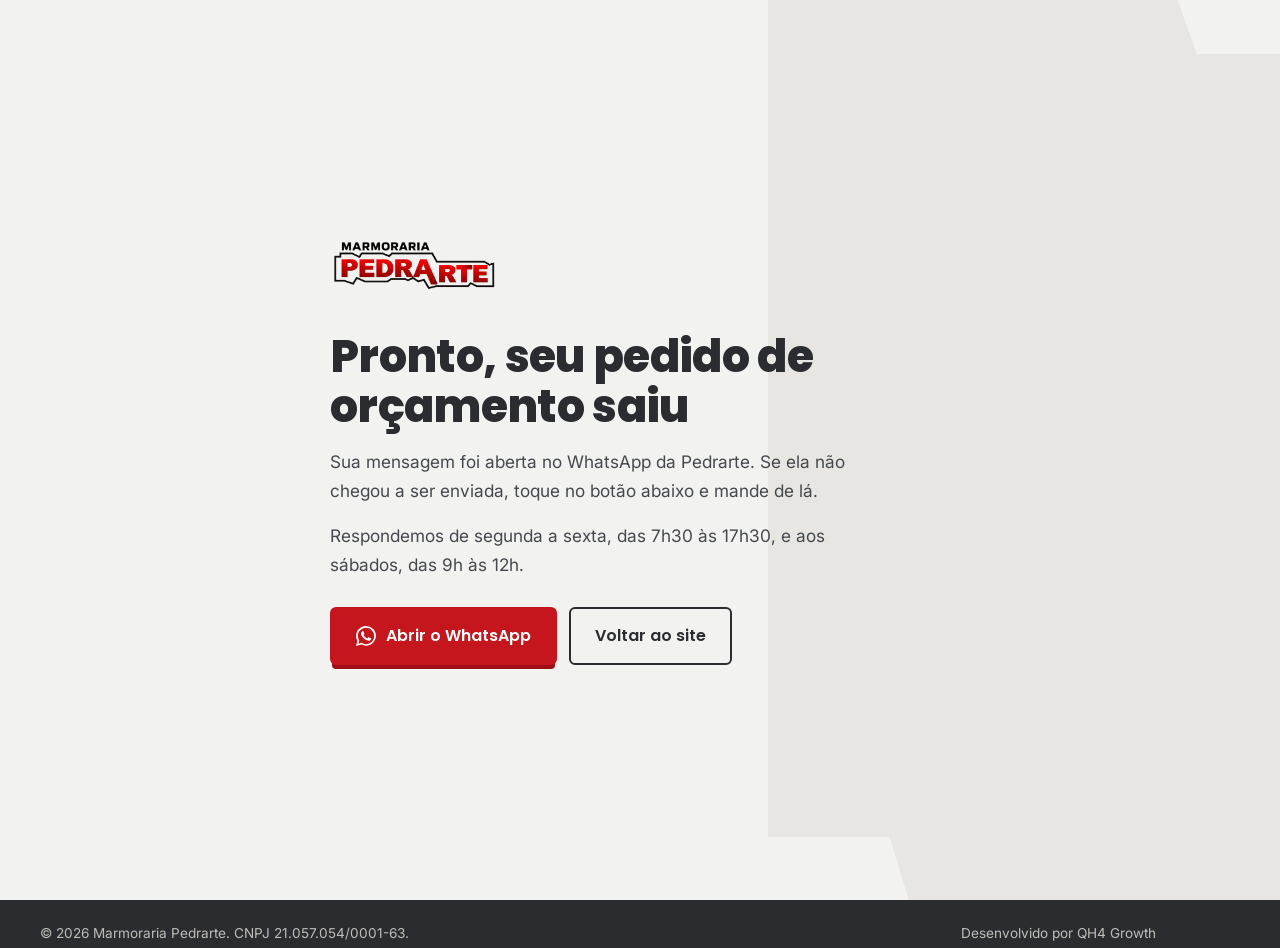
<file: obrigado.html>
<!doctype html>
<html lang="pt-BR">
<head>
<!-- [QH4 SLOT 1] Google Tag Manager (topo do head) -->
<!-- Google Tag Manager -->
<script>(function(w,d,s,l,i){w[l]=w[l]||[];w[l].push({'gtm.start':
new Date().getTime(),event:'gtm.js'});var f=d.getElementsByTagName(s)[0],
j=d.createElement(s),dl=l!='dataLayer'?'&l='+l:'';j.async=true;j.src=
'https://www.googletagmanager.com/gtm.js?id='+i+dl;f.parentNode.insertBefore(j,f);
})(window,document,'script','dataLayer','GTM-PGMKR49N');</script>
<!-- End Google Tag Manager -->
<meta charset="utf-8">
<meta name="viewport" content="width=device-width, initial-scale=1">
<title>Recebemos seu pedido | Marmoraria Pedrarte</title>
<meta name="robots" content="noindex, nofollow">
<meta name="theme-color" content="#2A2C2F">
<link rel="icon" href="assets/img/favicon.svg" type="image/svg+xml">
<link rel="apple-touch-icon" href="assets/img/apple-touch-icon.png">
<link rel="preconnect" href="https://fonts.googleapis.com">
<link rel="preconnect" href="https://fonts.gstatic.com" crossorigin>
<link href="https://fonts.googleapis.com/css2?family=Inter:wght@400;500;600&family=Poppins:wght@500;600;700;800&display=swap" rel="stylesheet">
<link rel="stylesheet" href="assets/css/style.css">
<style>
.simples{min-height:100vh;display:grid;place-items:center;padding:40px 16px;position:relative;overflow:hidden}
.simples::before{content:"";position:absolute;right:-10vw;top:0;bottom:0;width:50vw;background:var(--pedra-2);clip-path:var(--corte-b);z-index:-1}
.simples__box{max-width:620px;text-align:left}
.simples__box img.logo{width:170px;margin-bottom:40px}
.simples__grande{font:800 clamp(4rem,10vw,7rem)/.9 var(--f-tit);color:var(--vermelho);letter-spacing:-.04em;margin-bottom:12px}
.simples h1{font-size:clamp(1.8rem,1.2rem + 2.4vw,2.8rem);font-weight:800;margin-bottom:16px}
.simples p{font-size:1.08rem;max-width:52ch}
.simples .acoes{display:flex;flex-wrap:wrap;gap:12px;margin-top:28px}
</style>
<!-- [QH4 SLOT 2] Google Search Console / verificações de domínio -->
<!-- [QH4 SLOT 3] Meta Pixel (preferível via GTM) -->
<!-- [QH4 SLOT 4] Google Ads / gtag (preferível via GTM) -->
<!-- [QH4 SLOT 6] Dados estruturados (não se aplica nesta página) -->
<!-- [QH4 SLOT 7] Outros scripts do head -->
</head>
<body>
<!-- [QH4 SLOT 5] Google Tag Manager noscript (logo após o body) -->
<!-- Google Tag Manager (noscript) -->
<noscript><iframe src="https://www.googletagmanager.com/ns.html?id=GTM-PGMKR49N"
height="0" width="0" style="display:none;visibility:hidden"></iframe></noscript>
<!-- End Google Tag Manager (noscript) -->
<main class="simples">
  <div class="simples__box">
    <a href="index.html"><img class="logo" src="assets/img/logo-pedrarte.png" alt="Marmoraria Pedrarte" width="600" height="194"></a>
    <h1>Pronto, seu pedido de orçamento saiu</h1>
    <p>Sua mensagem foi aberta no WhatsApp da Pedrarte. Se ela não chegou a ser enviada, toque no botão abaixo e mande de lá.</p>
    <p>Respondemos de segunda a sexta, das 7h30 às 17h30, e aos sábados, das 9h às 12h.</p>
    <div class="acoes">
      <a class="btn btn--vermelho" href="https://wa.me/553134614493?text=Ol%C3%A1%2C%20acabei%20de%20preencher%20o%20formul%C3%A1rio%20no%20site.%20Aguardo%20mais%20informa%C3%A7%C3%B5es." target="_blank" rel="noopener"><svg viewBox="0 0 24 24" aria-hidden="true"><use href="#i-wa"/></svg>Abrir o WhatsApp</a>
      <a class="btn btn--linha" href="index.html">Voltar ao site</a>
    </div>
  </div>
</main>
<footer class="rodape rodape--simples">
  <div class="wrap rodape__base">
    <p>© <span>2026</span> Marmoraria Pedrarte. CNPJ 21.057.054/0001-63.</p>
    <!-- CONFIRMAR O @ DO INSTAGRAM DA QH4 -->
    <p><a href="https://www.instagram.com/qh4growth/" target="_blank" rel="noopener">Desenvolvido por QH4 Growth</a></p>
  </div>
</footer>
<svg width="0" height="0" style="position:absolute" aria-hidden="true"><symbol id="i-wa" viewBox="0 0 24 24"><path fill="currentColor" d="M17.5 14.4c-.3-.1-1.8-.9-2-1-.3-.1-.5-.1-.7.1-.2.3-.8 1-.9 1.2-.2.2-.3.2-.6.1-.3-.1-1.3-.5-2.4-1.5-.9-.8-1.5-1.8-1.7-2.1-.2-.3 0-.5.1-.6l.4-.5c.2-.2.2-.3.3-.5.1-.2 0-.4 0-.5l-.9-2.2c-.2-.6-.5-.5-.7-.5h-.6c-.2 0-.5.1-.8.4-.3.3-1 1-1 2.5s1.1 2.9 1.2 3.1c.1.2 2.1 3.2 5.1 4.5.7.3 1.3.5 1.7.6.7.2 1.4.2 1.9.1.6-.1 1.8-.7 2-1.4.3-.7.3-1.3.2-1.4-.1-.2-.3-.2-.6-.4ZM12 21.8c-1.8 0-3.5-.5-5-1.4l-.4-.2-3.7 1 1-3.6-.2-.4A9.8 9.8 0 0 1 2.2 12C2.2 6.6 6.6 2.2 12 2.2c2.6 0 5.1 1 6.9 2.9a9.7 9.7 0 0 1 2.9 6.9c0 5.4-4.4 9.8-9.8 9.8Zm8.4-18.2A11.8 11.8 0 0 0 12 0C5.4 0 .1 5.3.1 11.9c0 2.1.6 4.1 1.6 5.9L0 24l6.3-1.7c1.7.9 3.7 1.4 5.7 1.4 6.6 0 11.9-5.3 11.9-11.9 0-3.2-1.2-6.2-3.5-8.4Z"/></symbol></svg>
<script src="https://app-validacao-lp-sapp-validacao-lp.vercel.app/api/t" data-lp="lp-pedrarte" defer></script>
<!-- [QH4 SLOT 8] Scripts de rastreamento e conversão (fim do body) -->
<script>window.dataLayer=window.dataLayer||[];window.dataLayer.push({event:'thank_you_view'});window.dataLayer.push({event:'pagina_obrigado'});</script>
<script src="assets/js/tracking.js" defer></script>
</body>
</html>
</file>
<file: assets/css/style.css>
/* Marmoraria Pedrarte | LP QH4 */
:root{
  --pedra:#F2F2F0;      /* branco de pedra polida, frio */
  --pedra-2:#E7E6E2;
  --branco:#FFFFFF;
  --grafite:#2A2C2F;    /* contorno do logo */
  --grafite-2:#3A3D42;
  --texto:#45484D;
  --vermelho:#C4161C;   /* vermelho do logo */
  --vermelho-esc:#9E1015;
  --travertino:#D9CDB8; /* bege das cubas esculpidas */
  --linha:#D6D5D0;
  --wa:#1FA855;
  --f-tit:'Poppins',system-ui,sans-serif;
  --f-txt:'Inter',system-ui,sans-serif;
  --wrap:1200px;
  --ease:cubic-bezier(.2,.7,.2,1);
  /* recorte inspirado na moldura "quebrada" do logo */
  --corte:polygon(0 7%,30% 7%,34% 0,100% 0,100% 84%,96% 84%,93% 100%,8% 100%,6% 94%,0 94%);
  --corte-b:polygon(0 0,64% 0,67% 6%,100% 6%,100% 100%,22% 100%,19% 93%,0 93%);
}
*,*::before,*::after{box-sizing:border-box}
html{scroll-behavior:smooth;scroll-padding-top:84px;-webkit-text-size-adjust:100%}
body{margin:0;background:var(--pedra);color:var(--texto);font:400 1rem/1.65 var(--f-txt);overflow-x:hidden}
img{max-width:100%;height:auto;display:block}
a{color:inherit}
h1,h2,h3{font-family:var(--f-tit);color:var(--grafite);margin:0;line-height:1.12;letter-spacing:-.015em}
h2{font-size:clamp(1.75rem,1.2rem + 2.2vw,2.75rem);font-weight:700}
h3{font-size:1.15rem;font-weight:600}
p{margin:0 0 1em}
.wrap{width:min(100% - 32px,var(--wrap));margin-inline:auto}
.skip{position:absolute;left:-9999px;top:8px;background:var(--grafite);color:#fff;padding:10px 14px;z-index:100}
.skip:focus{left:8px}
:focus-visible{outline:3px solid var(--vermelho);outline-offset:3px}

/* Botões */
.btn{display:inline-flex;align-items:center;justify-content:center;gap:.6em;font:600 1rem/1 var(--f-tit);padding:1.05em 1.5em;border-radius:6px;text-decoration:none;border:2px solid transparent;cursor:pointer;transition:transform .25s var(--ease),background-color .25s,box-shadow .25s,color .25s;will-change:transform}
.btn svg{width:1.25em;height:1.25em;fill:currentColor;flex:none}
.btn--vermelho{background:var(--vermelho);color:#fff;box-shadow:0 6px 0 -2px var(--vermelho-esc)}
.btn--vermelho:hover{transform:translateY(-2px);box-shadow:0 8px 0 -2px var(--vermelho-esc)}
.btn--vermelho:active{transform:translateY(2px);box-shadow:0 3px 0 -2px var(--vermelho-esc)}
.btn--vermelho:disabled{background:#B9B8B4;box-shadow:none;transform:none;cursor:not-allowed}
.btn--linha{border-color:var(--grafite);color:var(--grafite)}
.btn--linha:hover{background:var(--grafite);color:#fff}
.btn--branco{background:#fff;color:var(--vermelho)}
.btn--branco:hover{transform:translateY(-2px);background:var(--pedra)}
.btn--p{padding:.85em 1.2em;font-size:.95rem}
.btn--full{width:100%}

/* Topo */
.topo{position:sticky;top:0;z-index:50;background:rgba(242,242,240,.92);backdrop-filter:blur(10px);-webkit-backdrop-filter:blur(10px);border-bottom:1px solid transparent;transition:border-color .3s,box-shadow .3s}
.topo.is-scroll{border-color:var(--linha);box-shadow:0 6px 24px -18px rgba(42,44,47,.5)}
.topo__in{display:flex;align-items:center;justify-content:space-between;gap:24px;height:76px}
.topo__logo img{width:170px;height:auto}
.topo__nav{display:flex;align-items:center;gap:28px;font:500 .95rem var(--f-tit)}
.topo__nav a{text-decoration:none;color:var(--grafite);position:relative}
.topo__nav a:not(.topo__nav-cta)::after{content:"";position:absolute;left:0;right:0;bottom:-6px;height:2px;background:var(--vermelho);transform:scaleX(0);transform-origin:left;transition:transform .3s var(--ease)}
.topo__nav a:not(.topo__nav-cta):hover::after{transform:scaleX(1)}
.topo__nav-cta{background:var(--grafite);color:#fff!important;padding:.7em 1.1em;border-radius:6px;transition:background-color .25s}
.topo__nav-cta:hover{background:var(--vermelho)}
.topo__burger{display:none;width:44px;height:44px;border:0;background:transparent;cursor:pointer;position:relative}
.topo__burger span{position:absolute;left:10px;right:10px;height:2px;background:var(--grafite);transition:transform .3s var(--ease),top .3s}
.topo__burger span:first-child{top:17px}.topo__burger span:last-child{top:25px}
.topo__burger[aria-expanded="true"] span:first-child{top:21px;transform:rotate(45deg)}
.topo__burger[aria-expanded="true"] span:last-child{top:21px;transform:rotate(-45deg)}

/* Hero */
.hero{padding:clamp(32px,5vw,72px) 0 clamp(48px,6vw,96px);position:relative;overflow:hidden}
.hero::before{content:"";position:absolute;right:-8vw;top:0;bottom:0;width:46vw;background:var(--pedra-2);clip-path:var(--corte-b);z-index:-1}
.hero__grid{display:grid;grid-template-columns:1.08fr .92fr;gap:clamp(32px,5vw,72px);align-items:center}
.hero__local{display:inline-flex;align-items:center;gap:8px;font:500 .9rem var(--f-tit);color:var(--grafite);margin-bottom:22px}
.hero__local svg{width:18px;height:18px;fill:var(--vermelho)}
.hero__titulo{font-size:clamp(2.1rem,1.2rem + 3.6vw,3.9rem);font-weight:800;letter-spacing:-.03em;line-height:1.04;max-width:15ch;margin-bottom:24px}
.hero__sub{font-size:1.125rem;max-width:54ch;margin-bottom:32px}
.hero__acoes{display:flex;flex-wrap:wrap;gap:14px}
.hero__fatos{list-style:none;margin:0;padding:24px 0 0;border-top:2px solid var(--grafite);display:grid;grid-template-columns:repeat(3,1fr);gap:20px;max-width:560px}
.hero__fatos strong{display:block;font:700 1.05rem/1.2 var(--f-tit);color:var(--grafite)}
.hero__fatos span{font-size:.88rem}
.hero__foto{margin:0;position:relative}

.moldura{position:relative;isolation:isolate}
.moldura img{width:100%;height:100%;object-fit:cover;clip-path:var(--corte)}
.moldura::before{content:"";position:absolute;inset:0;background:var(--grafite);clip-path:var(--corte);transform:translate(14px,14px);z-index:-1}
.moldura--hero{aspect-ratio:4/5;max-height:640px;margin-left:auto}
.moldura--hero img{transform:scale(1.06)}
.selo{position:absolute;left:-28px;bottom:9%;background:var(--vermelho);color:#fff;padding:18px 22px 16px;max-width:210px;clip-path:polygon(0 0,100% 0,100% 78%,90% 78%,86% 100%,0 100%);box-shadow:0 20px 40px -20px rgba(158,16,21,.7)}
.selo__ano{display:block;font:800 2.6rem/1 var(--f-tit);letter-spacing:-.03em}
.selo__txt{display:block;font-size:.85rem;line-height:1.35;margin-top:6px;padding-bottom:10px}

/* Público */
.publico{background:var(--grafite);color:#E9E8E4}
.publico__in{display:flex;flex-wrap:wrap;align-items:center;justify-content:space-between;gap:12px 32px;padding:22px 0}
.publico p{margin:0;font-size:.98rem}
.publico ul{list-style:none;display:flex;flex-wrap:wrap;gap:8px 28px;margin:0;padding:0;font:600 1rem var(--f-tit);color:#fff}
.publico li{position:relative;padding-left:18px}
.publico li::before{content:"";position:absolute;left:0;top:.5em;width:8px;height:8px;background:var(--vermelho);clip-path:polygon(0 0,100% 0,100% 60%,60% 100%,0 100%)}

/* Cabeçalhos */
.cab{max-width:640px;margin-bottom:44px}
.cab p{font-size:1.06rem;margin-top:14px}
.cab--split{max-width:none;display:grid;grid-template-columns:1.1fr .9fr;gap:24px 64px;align-items:end}
.cab--split p{margin:0}

/* Trabalhos */
.trabalhos{padding:clamp(64px,8vw,112px) 0}
.galeria{display:grid;grid-template-columns:repeat(12,1fr);grid-auto-rows:clamp(110px,11vw,150px);gap:14px}
.galeria__item{padding:0;border:0;background:var(--pedra-2);cursor:zoom-in;overflow:hidden;position:relative;border-radius:2px}
.galeria__item img{width:100%;height:100%;object-fit:cover;transition:transform .7s var(--ease),filter .4s}
.galeria__item:hover img{transform:scale(1.05)}
.galeria__item::after{content:"";position:absolute;inset:auto 0 0 0;height:4px;background:var(--vermelho);transform:scaleX(0);transform-origin:left;transition:transform .4s var(--ease)}
.galeria__item:hover::after,.galeria__item:focus-visible::after{transform:scaleX(1)}
.g-a{grid-column:1/6;grid-row:1/5}
.g-b{grid-column:6/9;grid-row:1/3}
.g-d{grid-column:6/9;grid-row:3/5}
.g-c{grid-column:9/13;grid-row:1/5}
.g-f{grid-column:1/4;grid-row:5/7}
.g-g{grid-column:4/9;grid-row:5/7}
.g-e{grid-column:9/13;grid-row:5/9}
.g-h{grid-column:1/5;grid-row:7/9}
.g-i{grid-column:5/9;grid-row:7/9}
.trabalhos__mais{margin-top:28px;text-align:right}
.link-seta{font:600 1rem var(--f-tit);color:var(--grafite);text-decoration:none;border-bottom:2px solid var(--vermelho);padding-bottom:3px;transition:color .25s}
.link-seta:hover{color:var(--vermelho)}

/* Pedras */
.pedras{padding:clamp(64px,8vw,112px) 0;background:var(--branco)}
.pedras__ui{display:grid;grid-template-columns:300px 1fr;gap:clamp(24px,4vw,56px);align-items:start}
.pedras__abas{display:flex;flex-direction:column;border-top:1px solid var(--linha)}
.aba{all:unset;box-sizing:border-box;display:flex;align-items:center;justify-content:space-between;gap:10px;padding:18px 16px 18px 20px;border-bottom:1px solid var(--linha);font:600 1.02rem/1.3 var(--f-tit);color:var(--grafite-2);cursor:pointer;position:relative;transition:background-color .25s,color .25s,padding .3s var(--ease)}
.aba em{font:500 .75rem var(--f-txt);font-style:normal;color:var(--vermelho);border:1px solid currentColor;border-radius:99px;padding:2px 8px;white-space:nowrap}
.aba::before{content:"";position:absolute;left:0;top:0;bottom:0;width:4px;background:var(--vermelho);transform:scaleY(0);transition:transform .3s var(--ease)}
.aba:hover{background:var(--pedra)}
.aba[aria-selected="true"]{background:var(--grafite);color:#fff;padding-left:26px}
.aba[aria-selected="true"]::before{transform:scaleY(1)}
.aba[aria-selected="true"] em{color:#fff}
.aba:focus-visible{outline:3px solid var(--vermelho);outline-offset:-3px}
.painel{display:grid;grid-template-columns:1fr 1fr;gap:clamp(24px,4vw,48px);align-items:center}
.painel[hidden]{display:none}
.painel.is-on{animation:painel .55s var(--ease)}
@keyframes painel{from{opacity:0;transform:translateY(12px)}to{opacity:1;transform:none}}
.moldura--painel{aspect-ratio:4/5}
.moldura--ardosia{background:none}
.moldura--ardosia::after{content:"";position:absolute;inset:0;clip-path:var(--corte);background:
  repeating-linear-gradient(172deg,rgba(255,255,255,.035) 0 2px,transparent 2px 9px),
  repeating-linear-gradient(8deg,rgba(0,0,0,.12) 0 1px,transparent 1px 14px),
  linear-gradient(160deg,#4A4F55,#2F3338 55%,#3B4046)}
.moldura--ardosia::before{background:var(--travertino)}
.painel__txt h3{font-size:1.6rem;font-weight:700;margin-bottom:14px}
.painel__uso{font-weight:500;color:var(--grafite);border-left:3px solid var(--travertino);padding-left:12px;margin:18px 0 26px}

/* Processo */
.processo{background:var(--grafite-2);color:#DCDBD7;padding:clamp(64px,8vw,112px) 0;position:relative}
.processo h2,.processo h3{color:#fff}
.processo__grid{display:grid;grid-template-columns:1fr 1fr;gap:clamp(32px,6vw,88px);align-items:start}
.processo blockquote{margin:28px 0 0;padding:28px 0 0 28px;border-left:3px solid var(--vermelho);position:relative}
.processo blockquote p{font:500 1.18rem/1.55 var(--f-tit);color:#F2F2F0}
.processo blockquote footer{font-size:.92rem;color:var(--travertino)}
.processo__nota{margin-top:28px;font-weight:600;color:#fff}
.passos{list-style:none;margin:0;padding:0;counter-reset:p}
.passos li{counter-increment:p;position:relative;padding:0 0 32px 72px}
.passos li:last-child{padding-bottom:0}
.passos li::before{content:counter(p);position:absolute;left:0;top:-4px;width:46px;height:46px;display:grid;place-items:center;font:700 1.1rem var(--f-tit);color:var(--grafite);background:var(--travertino);clip-path:polygon(0 0,100% 0,100% 72%,78% 100%,0 100%)}
.passos li::after{content:"";position:absolute;left:22px;top:50px;bottom:6px;width:2px;background:rgba(255,255,255,.14)}
.passos li:last-child::after{display:none}
.passos h3{margin-bottom:6px}
.passos p{margin:0}

/* Mostruário */
.mostruario{background:var(--vermelho);color:#fff;padding:clamp(40px,5vw,64px) 0;position:relative;overflow:hidden}
.mostruario__in{display:grid;grid-template-columns:auto 1fr auto;gap:24px clamp(24px,4vw,56px);align-items:center}
.mostruario h2{color:#fff;font-size:clamp(1.5rem,1.1rem + 1.6vw,2.2rem);margin-bottom:10px}
.mostruario p{margin:0;max-width:56ch;color:#FBE3E4}
.mostruario__pct{font:800 clamp(2.6rem,2rem + 3vw,4.4rem)/.9 var(--f-tit);letter-spacing:-.04em;display:flex;align-items:baseline;gap:.15em}
.mostruario__pct span:nth-child(2){font-size:.4em;font-weight:500;letter-spacing:0}

/* Orçamento */
.orcamento{padding:clamp(64px,8vw,112px) 0}
.orcamento__grid{display:grid;grid-template-columns:.85fr 1.15fr;gap:clamp(32px,5vw,72px);align-items:start}
.orcamento__lado>p{font-size:1.06rem;margin:14px 0 30px}
.info{margin:0 0 30px;display:grid;gap:18px}
.info dt{font:600 .95rem var(--f-tit);color:var(--grafite)}
.info dd{margin:2px 0 0}
.info a{text-decoration:none;border-bottom:1px solid var(--vermelho)}
.google{display:flex;align-items:center;gap:14px;padding:16px 18px;background:#fff;border:1px solid var(--linha);border-radius:8px;text-decoration:none;transition:transform .25s var(--ease),box-shadow .25s}
.google:hover{transform:translateY(-2px);box-shadow:0 14px 30px -20px rgba(42,44,47,.5)}
.google svg{width:34px;height:34px;flex:none}
.google strong{display:block;font:600 1rem var(--f-tit);color:var(--grafite)}
.google span{font-size:.9rem}
.form{background:#fff;padding:clamp(22px,3.5vw,40px);border:1px solid var(--linha);border-top:5px solid var(--grafite);display:grid;grid-template-columns:1fr 1fr;gap:18px 18px}
.campo{display:flex;flex-direction:column;gap:6px;margin:0;border:0;padding:0;min-width:0}
.campo--chips,.campo--full,.form .btn,.form__aviso{grid-column:1/-1}
.campo label,.campo legend{font:600 .92rem var(--f-tit);color:var(--grafite);padding:0}
.campo legend small{font:400 .85rem var(--f-txt);color:var(--texto)}
.campo input,.campo select{font:400 1rem var(--f-txt);color:var(--grafite);background:var(--pedra);border:1.5px solid var(--linha);border-radius:6px;padding:.85em .9em;width:100%;transition:border-color .2s,background-color .2s;appearance:none;-webkit-appearance:none}
.campo select{background-image:url("data:image/svg+xml,%3Csvg xmlns='http://www.w3.org/2000/svg' width='12' height='8'%3E%3Cpath d='M1 1l5 5 5-5' fill='none' stroke='%232A2C2F' stroke-width='2'/%3E%3C/svg%3E");background-repeat:no-repeat;background-position:right 14px center;padding-right:38px}
.campo input:focus,.campo select:focus{outline:none;border-color:var(--grafite);background:#fff}
.campo input.is-erro{border-color:var(--vermelho)}
.chips{display:flex;flex-wrap:wrap;gap:8px;margin-top:8px}
.chips label{cursor:pointer;position:relative}
.chips input{position:absolute;opacity:0;pointer-events:none}
.chips span{display:inline-block;padding:.55em .95em;border:1.5px solid var(--linha);border-radius:99px;font-size:.92rem;transition:background-color .2s,color .2s,border-color .2s,transform .2s var(--ease)}
.chips label:hover span{border-color:var(--grafite)}
.chips input:checked+span{background:var(--grafite);border-color:var(--grafite);color:#fff}
.chips input:focus-visible+span{outline:3px solid var(--vermelho);outline-offset:2px}
.chips input:active+span{transform:scale(.96)}
.form .btn{margin-top:6px}
.form__aviso{margin:0;font-size:.88rem;text-align:center}

/* FAQ */
.faq{padding:clamp(64px,8vw,112px) 0;background:var(--branco)}
.faq__grid{display:grid;grid-template-columns:.8fr 1.2fr;gap:clamp(24px,5vw,72px);align-items:start}
.faq h2{position:sticky;top:110px}
.faq__lista{border-top:2px solid var(--grafite)}
.faq details{border-bottom:1px solid var(--linha)}
.faq summary{list-style:none;cursor:pointer;padding:22px 48px 22px 0;font:600 1.08rem/1.35 var(--f-tit);color:var(--grafite);position:relative}
.faq summary::-webkit-details-marker{display:none}
.faq summary::after{content:"";position:absolute;right:6px;top:50%;width:14px;height:14px;margin-top:-7px;background:
  linear-gradient(var(--vermelho),var(--vermelho)) center/14px 2px no-repeat,
  linear-gradient(var(--vermelho),var(--vermelho)) center/2px 14px no-repeat;transition:transform .3s var(--ease)}
.faq details[open] summary::after{transform:rotate(135deg)}
.faq summary:hover{color:var(--vermelho)}
.faq details p{padding:0 40px 22px 0;margin:0;max-width:62ch}

/* Rodapé */
.rodape{background:var(--grafite);color:#BEBDB8;padding:64px 0 28px;font-size:.95rem}
.rodape__grid{display:grid;grid-template-columns:1.3fr 1fr 1fr;gap:32px;padding-bottom:40px;border-bottom:1px solid rgba(255,255,255,.12)}
.rodape__logo{width:200px;margin-bottom:16px}
.rodape h3{color:#fff;font-size:1rem;margin-bottom:12px}
.rodape p{margin:0 0 8px}
.rodape a{text-decoration:none;transition:color .2s}
.rodape a:hover{color:#fff}
.rodape__base{padding-right:84px!important;display:flex;flex-wrap:wrap;justify-content:space-between;gap:10px;padding-top:22px;font-size:.85rem}
.rodape__base p{margin:0}

/* WhatsApp flutuante */
.wa-float{position:fixed;right:20px;bottom:20px;z-index:60;width:60px;height:60px;border-radius:50%;background:var(--wa);color:#fff;display:grid;place-items:center;box-shadow:0 12px 28px -10px rgba(31,168,85,.8);transition:transform .3s var(--ease)}
.wa-float svg{width:30px;height:30px}
.wa-float:hover{transform:scale(1.08)}
.wa-float::before{content:"";position:absolute;inset:0;border-radius:50%;border:2px solid var(--wa);animation:pulso 2.8s ease-out infinite}
@keyframes pulso{0%{transform:scale(1);opacity:.7}70%,100%{transform:scale(1.5);opacity:0}}

/* Lightbox */
.lightbox{position:fixed;inset:0;z-index:90;background:rgba(30,31,33,.92);display:grid;place-items:center;padding:24px;animation:lb .3s ease}
.lightbox[hidden]{display:none}
.lightbox img{max-height:88vh;max-width:min(92vw,900px);width:auto;object-fit:contain}
.lightbox__fechar{position:absolute;top:14px;right:18px;width:48px;height:48px;border:0;background:transparent;color:#fff;font-size:2.4rem;line-height:1;cursor:pointer}
@keyframes lb{from{opacity:0}to{opacity:1}}

/* Revelação no scroll */
.reveal{opacity:0;transform:translateY(22px);transition:opacity .8s var(--ease),transform .8s var(--ease)}
.reveal.is-in{opacity:1;transform:none}
.galeria .reveal{transform:translateY(22px) scale(.98)}
.galeria .reveal.is-in{transform:none}

/* Entrada do hero (uma sequência só) */
.hero__local,.hero__titulo,.hero__sub,.hero__acoes,.hero__fatos{animation:sobe .9s var(--ease) both}
.hero__titulo{animation-delay:.08s}.hero__sub{animation-delay:.18s}.hero__acoes{animation-delay:.28s}.hero__fatos{animation-delay:.38s}
.hero__foto .moldura{animation:abre 1.1s var(--ease) .15s both}
.selo{animation:sobe .8s var(--ease) .7s both}
@keyframes sobe{from{opacity:0;transform:translateY(24px)}to{opacity:1;transform:none}}
@keyframes abre{from{opacity:0;clip-path:inset(0 0 100% 0)}to{opacity:1;clip-path:inset(0 0 0 0)}}

/* Responsivo */
@media (max-width:1000px){
  .hero__grid{grid-template-columns:1fr}
  .hero::before{width:80vw;top:auto;height:55%}
  .hero__foto{max-width:520px;width:100%;margin:8px auto 0}
  .moldura--hero{margin:0 14px 0 0}
  .selo{left:-6px}
  .pedras__ui{grid-template-columns:1fr}
  .pedras__abas{flex-direction:row;overflow-x:auto;border-top:0;gap:8px;scrollbar-width:none;padding-bottom:4px}
  .pedras__abas::-webkit-scrollbar{display:none}
  .aba{flex:none;border:1.5px solid var(--linha);border-radius:99px;padding:10px 16px;font-size:.92rem}
  .aba[aria-selected="true"]{padding-left:16px}
  .aba::before{display:none}
  .processo__grid,.orcamento__grid,.faq__grid,.cab--split{grid-template-columns:1fr}
  .faq h2{position:static}
  .mostruario__in{grid-template-columns:1fr}
  .rodape__grid{grid-template-columns:1fr 1fr}
}
@media (max-width:820px){
  .topo__burger{display:block}
  .topo__nav{position:fixed;inset:76px 0 auto 0;background:var(--pedra);flex-direction:column;align-items:stretch;gap:0;padding:8px 16px 20px;border-bottom:1px solid var(--linha);transform:translateY(-8px);opacity:0;visibility:hidden;transition:opacity .25s,transform .3s var(--ease),visibility .25s}
  .topo__nav.is-open{opacity:1;transform:none;visibility:visible}
  .topo__nav a{padding:14px 4px;border-bottom:1px solid var(--linha)}
  .topo__nav a::after{display:none}
  .topo__nav-cta{margin-top:12px;text-align:center;border-bottom:0!important}
  .galeria{grid-template-columns:1fr 1fr;grid-auto-rows:auto;gap:10px}
  .galeria__item{grid-column:auto!important;grid-row:auto!important;aspect-ratio:4/5}
  .galeria .g-a{grid-column:1/-1!important;aspect-ratio:4/4}
  .trabalhos__mais{text-align:left}
  .painel{grid-template-columns:1fr}
  .moldura--painel{aspect-ratio:4/3;margin-right:14px}
  .form{grid-template-columns:1fr}
}
@media (max-width:560px){
  .topo__in{height:68px}
  .topo__logo img{width:140px}
  .topo__nav{inset:68px 0 auto 0}
  .hero__fatos{grid-template-columns:1fr;gap:12px}
  .hero__fatos li{display:flex;gap:8px;align-items:baseline}
  .hero__acoes .btn{width:100%}
  .rodape__grid{grid-template-columns:1fr}
  .moldura::before{transform:translate(9px,9px)}
  .wa-float{right:14px;bottom:14px;width:56px;height:56px}
}
@media (prefers-reduced-motion:reduce){
  *,*::before,*::after{animation:none!important;transition:none!important;scroll-behavior:auto!important}
  .reveal{opacity:1;transform:none}
}

/* ===== Camada de animação v2 ===== */
/* Conteúdo visível por padrão; só esconde para animar quando o JS confirma (html.anim) */
.reveal{opacity:1;transform:none}
html.anim .reveal{opacity:0;transform:translateY(28px)}
html.anim .reveal.is-in{opacity:1;transform:none}

/* Barra de progresso de leitura */
.progresso{position:fixed;top:0;left:0;right:0;height:3px;background:var(--vermelho);transform:scaleX(var(--p,0));transform-origin:left;z-index:70;pointer-events:none}

/* Hero: veios de mármore desenhados na carga */
.hero{isolation:isolate}
.hero__veios{position:absolute;right:0;top:0;width:52vw;height:100%;z-index:-1;fill:none;stroke:#BFB09A;stroke-width:1.6;stroke-linecap:round;opacity:.55;pointer-events:none}
.hero__veios .fino{stroke-width:.8;opacity:.8}
.hero__veios path{stroke-dasharray:var(--len,1400);stroke-dashoffset:var(--len,1400);animation:veio 3.2s cubic-bezier(.45,.05,.2,1) .4s forwards}
.hero__veios path:nth-child(2){animation-delay:.8s}
.hero__veios path:nth-child(3){animation-delay:1.3s;animation-duration:2.4s}
.hero__veios path:nth-child(4){animation-delay:1.6s;animation-duration:2.6s}
.hero__veios path:nth-child(5){animation-delay:2.2s;animation-duration:1.8s}
@keyframes veio{to{stroke-dashoffset:0}}

/* Hero: título palavra por palavra */
html.anim .hero__titulo{animation:none}
.hero__titulo .w{display:inline-block;overflow:hidden;vertical-align:top;padding-bottom:.08em;margin-bottom:-.08em}
.hero__titulo .w>span{display:inline-block;transform:translateY(105%);animation:palavra .9s var(--ease) forwards;animation-delay:calc(.12s + var(--i) * 55ms)}
@keyframes palavra{to{transform:none}}

/* Hero: inclinação da foto acompanhando o mouse */
.moldura--hero{transition:transform .5s var(--ease);transform:perspective(1100px) rotateX(var(--rx,0deg)) rotateY(var(--ry,0deg))}
.selo{transition:transform .5s var(--ease);transform:translate3d(var(--sx,0),var(--sy,0),0)}

/* Brilho que atravessa o botão vermelho */
.btn--vermelho{position:relative;overflow:hidden;isolation:isolate}
.btn--vermelho::after{content:"";position:absolute;top:0;bottom:0;left:-60%;width:45%;background:linear-gradient(100deg,transparent,rgba(255,255,255,.38),transparent);transform:skewX(-18deg);z-index:-1;pointer-events:none}
.btn--vermelho:hover::after,.btn--vermelho.brilha::after{animation:brilho .9s var(--ease)}
.btn--vermelho:disabled::after{display:none}
@keyframes brilho{to{left:130%}}
.btn--linha{background:linear-gradient(var(--grafite),var(--grafite)) no-repeat left bottom/0 100%;transition:background-size .4s var(--ease),color .3s,transform .25s var(--ease)}
.btn--linha:hover{background-size:100% 100%;background-color:transparent}

/* Faixa de público: itens entram em sequência */
html.anim .publico li{opacity:0;transform:translateX(-14px);transition:opacity .6s var(--ease),transform .6s var(--ease)}
html.anim .publico.is-in li{opacity:1;transform:none}
.publico li:nth-child(2){transition-delay:.1s}.publico li:nth-child(3){transition-delay:.2s}.publico li:nth-child(4){transition-delay:.3s}

/* Títulos de seção sobem por trás de uma máscara */
html.anim .reveal h2{clip-path:inset(0 0 100% 0);transform:translateY(30px);transition:clip-path 1s var(--ease),transform 1s var(--ease)}
html.anim .reveal.is-in h2{clip-path:inset(0 0 -10% 0);transform:none}

/* Galeria: cortina abrindo de baixo para cima */
html.anim .galeria .reveal{opacity:1;transform:none;clip-path:inset(100% 0 0 0);transition:clip-path 1.1s cubic-bezier(.7,0,.2,1)}
html.anim .galeria .reveal img{transform:scale(1.25);transition:transform 1.4s var(--ease)}
html.anim .galeria .reveal.is-in{clip-path:inset(0 0 0 0)}
html.anim .galeria .reveal.is-in img{transform:scale(1)}
html.anim .galeria .reveal.is-in:hover img{transform:scale(1.05);transition-duration:.7s}

/* Pedras: troca de aba com cortina na foto e texto em cascata */
.painel.is-on{animation:none}
.painel.is-on .moldura--painel img,.painel.is-on .moldura--ardosia::after{animation:cortina 1s cubic-bezier(.7,0,.2,1) both}
.painel.is-on .moldura--painel::before{animation:sombra .9s var(--ease) .25s both}
.painel.is-on .painel__txt>*{animation:sobe .7s var(--ease) both}
.painel.is-on .painel__txt>*:nth-child(2){animation-delay:.08s}
.painel.is-on .painel__txt>*:nth-child(3){animation-delay:.16s}
.painel.is-on .painel__txt>*:nth-child(4){animation-delay:.24s}
@keyframes cortina{from{clip-path:polygon(0 100%,100% 100%,100% 100%,0 100%)}to{clip-path:var(--corte)}}
@keyframes sombra{from{transform:translate(0,0);opacity:0}to{transform:translate(14px,14px);opacity:1}}
.aba em{transition:transform .3s var(--ease)}
.aba:hover em{transform:scale(1.08)}

/* Processo: linha do tempo que preenche com o scroll */
.passos{position:relative}
.passos li::after{display:none}
.passos::before,.passos::after{content:"";position:absolute;left:22px;top:8px;bottom:30px;width:2px;background:rgba(255,255,255,.14)}
.passos::after{background:var(--vermelho);transform:scaleY(var(--fill,0));transform-origin:top;transition:transform .15s linear}
.passos li::before{transition:background-color .4s,color .4s,transform .5s cubic-bezier(.3,1.6,.5,1)}
html.anim .passos li::before{transform:scale(.6)}
.passos li.ativo::before{background:var(--vermelho);color:#fff;transform:scale(1)!important}
html.anim .processo blockquote{clip-path:inset(0 100% 0 0);transition:clip-path 1.2s cubic-bezier(.7,0,.2,1) .2s}
html.anim .is-in blockquote{clip-path:inset(0 0 0 0)}

/* Mostruário: textura de veios correndo devagar ao fundo */
.mostruario::before{content:"";position:absolute;inset:-20% -10%;background:
  repeating-linear-gradient(115deg,transparent 0 60px,rgba(255,255,255,.05) 60px 62px,transparent 62px 140px),
  repeating-linear-gradient(115deg,transparent 0 23px,rgba(0,0,0,.05) 23px 24px,transparent 24px 90px);
  animation:deriva 22s linear infinite;pointer-events:none}
.mostruario__in{position:relative}
@keyframes deriva{to{transform:translateX(140px)}}
.mostruario .btn--branco{transition:transform .3s var(--ease),box-shadow .3s}
.mostruario .btn--branco:hover{box-shadow:0 12px 26px -12px rgba(0,0,0,.45)}

/* Formulário: campos acendem, botão desperta quando libera */
.campo label{transition:color .25s}
.campo:focus-within label{color:var(--vermelho)}
.campo input,.campo select{transition:border-color .25s,background-color .25s,box-shadow .25s}
.campo input:focus,.campo select:focus{box-shadow:0 0 0 4px rgba(196,22,28,.1)}
.form .btn.liberou{animation:liberou .6s cubic-bezier(.3,1.6,.5,1)}
@keyframes liberou{0%{transform:scale(.97)}60%{transform:scale(1.03)}100%{transform:scale(1)}}
.google svg{transition:transform .5s cubic-bezier(.3,1.6,.5,1)}
.google:hover svg{transform:rotate(-12deg) scale(1.08)}

/* FAQ: abre com altura animada (JS) */
.faq details p{overflow:hidden}
.faq summary{transition:color .25s,padding-left .3s var(--ease)}
.faq summary:hover{padding-left:6px}

/* WhatsApp flutuante entra depois do hero */
html.anim .wa-float{transform:scale(0);transition:transform .5s cubic-bezier(.3,1.6,.5,1)}
html.anim .wa-float.on{transform:scale(1)}
html.anim .wa-float.on:hover{transform:scale(1.08)}

@media (max-width:1000px){.hero__veios{width:100vw;height:60%;top:auto;bottom:0;opacity:.4}}
@media (prefers-reduced-motion:reduce){
  html.anim .reveal,html.anim .reveal h2,html.anim .galeria .reveal,html.anim .publico li,html.anim .processo blockquote{opacity:1!important;transform:none!important;clip-path:none!important}
  .hero__titulo .w>span{transform:none}
  .hero__veios path{stroke-dashoffset:0}
  html.anim .wa-float{transform:none}
  .progresso{display:none}
}

/* Faixa de materiais rolando entre Trabalhos e Pedras */
.faixa{background:var(--pedra);border-block:1px solid var(--linha);overflow:hidden;padding-block:22px}
.faixa__trilho{display:flex;width:max-content;animation:faixa 38s linear infinite}
.faixa:hover .faixa__trilho{animation-play-state:paused}
.faixa__grupo{display:flex;align-items:center}
.faixa span{font:700 clamp(1.4rem,1rem + 1.6vw,2.3rem)/1 var(--f-tit);letter-spacing:-.02em;color:var(--grafite);white-space:nowrap;display:inline-flex;align-items:center}
.faixa span:nth-child(even){color:transparent;-webkit-text-stroke:1.2px var(--grafite)}
.faixa span::after{content:"";width:14px;height:14px;margin-inline:28px;background:var(--vermelho);clip-path:polygon(0 0,100% 0,100% 60%,60% 100%,0 100%);flex:none}
@keyframes faixa{to{transform:translateX(-50%)}}

/* Topo some ao descer e volta ao subir */
.topo{transition:border-color .3s,box-shadow .3s,transform .45s var(--ease)}
.topo.is-oculto{transform:translateY(-100%)}

/* Contadores */
[data-count]{font-variant-numeric:tabular-nums}

@media (prefers-reduced-motion:reduce){
  .faixa__trilho{animation:none}
  .topo.is-oculto{transform:none}
}

/* Linha do tempo passa por trás dos números das etapas */
.passos::before,.passos::after{z-index:0}
.passos li::before{z-index:1}
.passos li>*{position:relative;z-index:1}
.rodape--simples{padding:0 0 4px}
</file>
